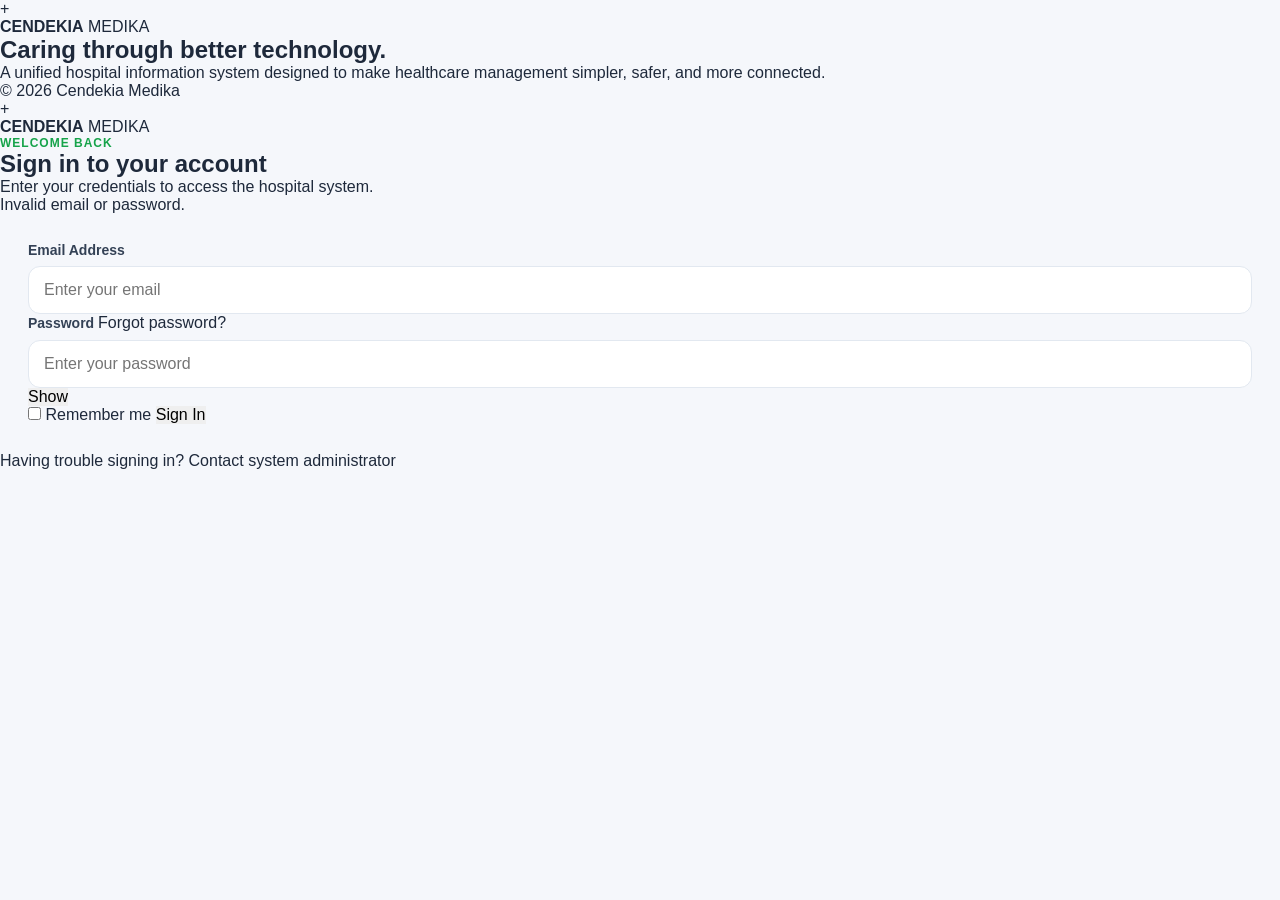
<file: index.html>
<!DOCTYPE html>
<html lang="en">

<head>
    <meta charset="UTF-8">

    <meta
        name="viewport"
        content="width=device-width, initial-scale=1.0"
    >

    <title>Login | Cendekia Medika</title>

    <link
        rel="stylesheet"
        href="../../style/admin/style.css"
    >
</head>

<body>

    <main class="login-page">

        <!-- LEFT BRANDING -->
        <section class="login-brand">

            <div class="brand-content">

                <div class="brand-logo">
                    +
                </div>

                <div class="brand-name">
                    <strong>CENDEKIA</strong>
                    <span>MEDIKA</span>
                </div>

                <div class="brand-divider"></div>

                <h1>
                    Caring through
                    <span>better technology.</span>
                </h1>

                <p>
                    A unified hospital information system
                    designed to make healthcare management
                    simpler, safer, and more connected.
                </p>

            </div>

            <div class="brand-footer">
                © 2026 Cendekia Medika
            </div>

        </section>


        <!-- RIGHT LOGIN -->
        <section class="login-section">

            <div class="login-container">

                <div class="mobile-brand">

                    <div class="mobile-logo">
                        +
                    </div>

                    <div>
                        <strong>CENDEKIA</strong>
                        <span>MEDIKA</span>
                    </div>

                </div>


                <div class="login-header">

                    <p class="eyebrow">
                        WELCOME BACK
                    </p>

                    <h2>
                        Sign in to your account
                    </h2>

                    <p>
                        Enter your credentials to access
                        the hospital system.
                    </p>

                </div>


                <!-- ERROR MESSAGE -->
                <div
                    class="login-error"
                    id="loginError"
                    role="alert"
                >
                    Invalid email or password.
                </div>


                <!-- LOGIN FORM -->
                <form id="loginForm">

                    <div class="form-group">

                        <label for="email">
                            Email Address
                        </label>

                        <input
                            type="email"
                            id="email"
                            name="email"
                            placeholder="Enter your email"
                            autocomplete="email"
                            required
                        >

                    </div>


                    <div class="form-group">

                        <div class="label-row">

                            <label for="password">
                                Password
                            </label>

                            <a
                                href="#"
                                class="forgot-password"
                            >
                                Forgot password?
                            </a>

                        </div>


                        <div class="password-wrapper">

                            <input
                                type="password"
                                id="password"
                                name="password"
                                placeholder="Enter your password"
                                autocomplete="current-password"
                                required
                            >

                            <button
                                type="button"
                                class="password-toggle"
                                id="passwordToggle"
                                aria-label="Show password"
                            >
                                Show
                            </button>

                        </div>

                    </div>


                    <label class="remember-me">

                        <input
                            type="checkbox"
                            id="rememberMe"
                        >

                        <span class="checkmark"></span>

                        <span>
                            Remember me
                        </span>

                    </label>


                    <button
                        type="submit"
                        class="login-button"
                        id="loginButton"
                    >
                        <span id="loginButtonText">
                            Sign In
                        </span>

                        <span
                            class="button-loader"
                            id="buttonLoader"
                        ></span>

                    </button>

                </form>


                <p class="login-help">
                    Having trouble signing in?
                    <a href="#">
                        Contact system administrator
                    </a>
                </p>

            </div>

        </section>

    </main>


    <script src="data/login.js"></script>

</body>

</html>
</file>
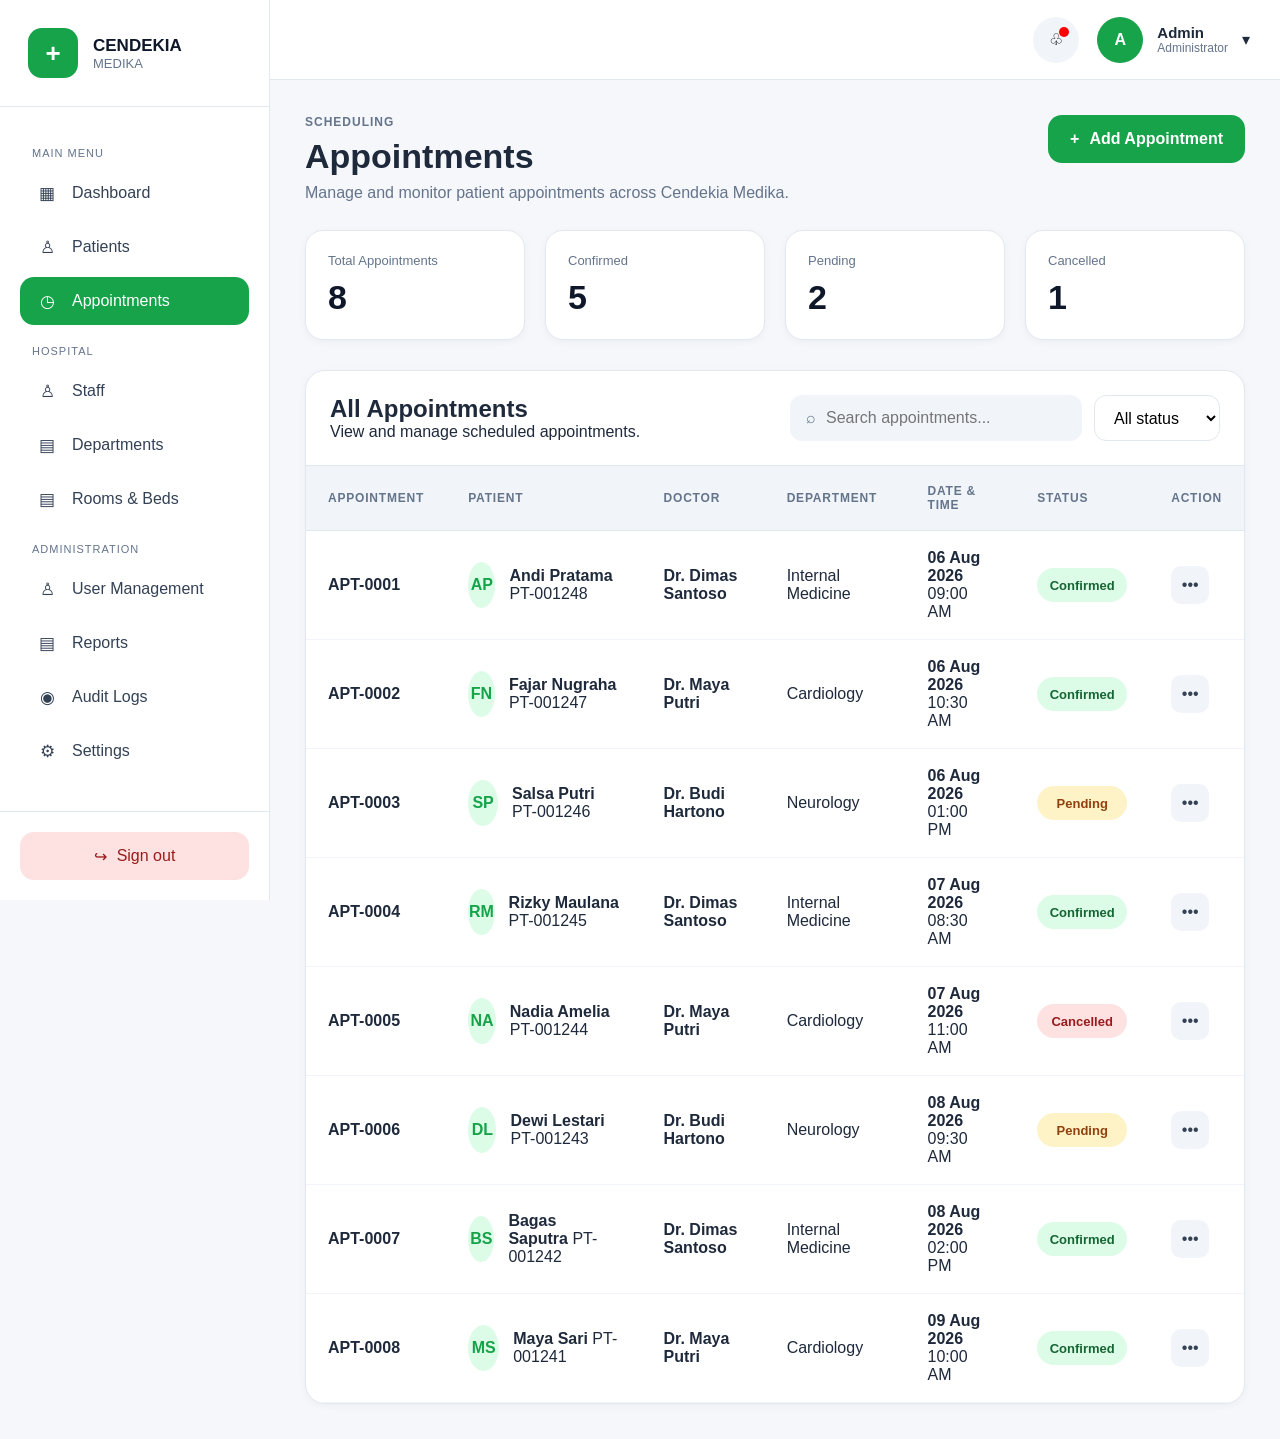
<file: pages/admin/appointments.html>
<!DOCTYPE html>
<html lang="en">

<head>

    <meta charset="UTF-8">

    <meta
        name="viewport"
        content="width=device-width, initial-scale=1.0"
    >

    <title>Appointments | Cendekia Medika</title>

    <link
        rel="stylesheet"
        href="../../style/admin/style.css"
    >

</head>


<body>

<div class="app-layout">


    <!-- SIDEBAR -->

    <aside class="sidebar">

        <div class="sidebar-brand">

            <div class="sidebar-logo">
                +
            </div>

            <div class="brand-text">

                <strong>
                    CENDEKIA
                </strong>

                <span>
                    MEDIKA
                </span>

            </div>

        </div>


        <nav class="sidebar-nav">

            <p class="nav-label">
                MAIN MENU
            </p>


            <a
                href="dashboard.html"
                class="nav-item"
            >
                <span class="nav-icon">▦</span>
                <span>Dashboard</span>
            </a>


            <a
                href="patients.html"
                class="nav-item"
            >
                <span class="nav-icon">♙</span>
                <span>Patients</span>
            </a>


            <a
                href="appointments.html"
                class="nav-item active"
            >
                <span class="nav-icon">◷</span>
                <span>Appointments</span>
            </a>


            <p class="nav-label">
                HOSPITAL
            </p>


            <a
                href="staff.html"
                class="nav-item"
            >
                <span class="nav-icon">♙</span>
                <span>Staff</span>
            </a>


            <a
                href="departments.html"
                class="nav-item"
            >
                <span class="nav-icon">▤</span>
                <span>Departments</span>
            </a>


            <a
                href="rooms.html"
                class="nav-item"
            >
                <span class="nav-icon">▤</span>
                <span>Rooms & Beds</span>
            </a>


            <p class="nav-label">
                ADMINISTRATION
            </p>


            <a
                href="users.html"
                class="nav-item"
            >
                <span class="nav-icon">♙</span>
                <span>User Management</span>
            </a>


            <a
                href="reports.html"
                class="nav-item"
            >
                <span class="nav-icon">▤</span>
                <span>Reports</span>
            </a>


            <a
                href="audit-logs.html"
                class="nav-item"
            >
                <span class="nav-icon">◉</span>
                <span>Audit Logs</span>
            </a>


            <a
                href="settings.html"
                class="nav-item"
            >
                <span class="nav-icon">⚙</span>
                <span>Settings</span>
            </a>

        </nav>


        <div class="sidebar-bottom">

            <button
                class="logout-button"
                type="button"
                onclick="logout()"
            >

                <span>↪</span>

                <span>Sign out</span>

            </button>

        </div>

    </aside>



    <!-- MAIN -->

    <main class="main-content">


        <!-- TOPBAR -->

        <header class="topbar">

            <div class="mobile-menu">
                ☰
            </div>


            <div class="topbar-right">

                <button
                    class="notification-button"
                    type="button"
                >
                    ♧
                    <span class="notification-dot"></span>
                </button>


                <div class="profile">

                    <div class="profile-avatar">
                        A
                    </div>

                    <div class="profile-info">

                        <strong>
                            Admin
                        </strong>

                        <span>
                            Administrator
                        </span>

                    </div>

                    <span class="profile-arrow">
                        ▾
                    </span>

                </div>

            </div>

        </header>



        <!-- PAGE -->

        <section class="page-content">


            <!-- HEADER -->

            <div class="page-heading">

                <div>

                    <p class="eyebrow">
                        SCHEDULING
                    </p>

                    <h1>
                        Appointments
                    </h1>

                    <p>
                        Manage and monitor patient appointments
                        across Cendekia Medika.
                    </p>

                </div>


                <button
                    class="primary-button"
                    type="button"
                    id="addAppointmentButton"
                >
                    <span>+</span>
                    Add Appointment
                </button>

            </div>



            <!-- STATISTICS -->

            <div class="stats-grid">


                <div class="mini-stat">

                    <span>
                        Total Appointments
                    </span>

                    <strong id="totalAppointments">
                        0
                    </strong>

                </div>


                <div class="mini-stat">

                    <span>
                        Confirmed
                    </span>

                    <strong id="confirmedAppointments">
                        0
                    </strong>

                </div>


                <div class="mini-stat">

                    <span>
                        Pending
                    </span>

                    <strong id="pendingAppointments">
                        0
                    </strong>

                </div>


                <div class="mini-stat">

                    <span>
                        Cancelled
                    </span>

                    <strong id="cancelledAppointments">
                        0
                    </strong>

                </div>

            </div>



            <!-- APPOINTMENT CARD -->

            <section class="appointments-card">


                <!-- TOOLBAR -->

                <div class="appointments-toolbar">

                    <div>

                        <h2>
                            All Appointments
                        </h2>

                        <p>
                            View and manage scheduled appointments.
                        </p>

                    </div>


                    <div class="toolbar-actions">


                        <div class="search-box">

                            <span>
                                ⌕
                            </span>

                            <input
                                type="text"
                                id="searchInput"
                                placeholder="Search appointments..."
                            >

                        </div>


                        <select id="statusFilter">

                            <option value="all">
                                All status
                            </option>

                            <option value="confirmed">
                                Confirmed
                            </option>

                            <option value="pending">
                                Pending
                            </option>

                            <option value="cancelled">
                                Cancelled
                            </option>

                        </select>


                    </div>

                </div>



                <!-- TABLE -->

                <div class="table-container">

                    <table>

                        <thead>

                            <tr>

                                <th>
                                    APPOINTMENT
                                </th>

                                <th>
                                    PATIENT
                                </th>

                                <th>
                                    DOCTOR
                                </th>

                                <th>
                                    DEPARTMENT
                                </th>

                                <th>
                                    DATE & TIME
                                </th>

                                <th>
                                    STATUS
                                </th>

                                <th>
                                    ACTION
                                </th>

                            </tr>

                        </thead>


                        <tbody
                            id="appointmentTableBody"
                        ></tbody>

                    </table>

                </div>



                <!-- EMPTY -->

                <div
                    class="empty-state"
                    id="emptyState"
                >

                    <div class="empty-icon">
                        ◷
                    </div>

                    <h3>
                        No appointments found
                    </h3>

                    <p>
                        Try changing your search or filter.
                    </p>

                </div>

            </section>

        </section>

    </main>

</div>



<!-- ADD / EDIT MODAL -->

<div
    class="modal-overlay"
    id="appointmentModal"
>

    <div class="modal">


        <div class="modal-header">

            <div>

                <p class="eyebrow">
                    SCHEDULING
                </p>

                <h2 id="modalTitle">
                    Add Appointment
                </h2>

                <p id="modalDescription">
                    Schedule a new patient appointment.
                </p>

            </div>


            <button
                type="button"
                class="modal-close"
                id="closeModal"
            >
                ×
            </button>

        </div>



        <form id="appointmentForm">

            <div class="form-grid">


                <div class="form-group full">

                    <label for="appointmentPatient">
                        Patient
                    </label>

                    <input
                        type="text"
                        id="appointmentPatient"
                        placeholder="Enter patient name"
                        required
                    >

                </div>


                <div class="form-group">

                    <label for="appointmentPatientId">
                        Patient ID
                    </label>

                    <input
                        type="text"
                        id="appointmentPatientId"
                        placeholder="PT-001xxx"
                        required
                    >

                </div>


                <div class="form-group">

                    <label for="appointmentDoctor">
                        Doctor
                    </label>

                    <select
                        id="appointmentDoctor"
                        required
                    >

                        <option value="">
                            Select doctor
                        </option>

                        <option>
                            Dr. Dimas Santoso
                        </option>

                        <option>
                            Dr. Maya Putri
                        </option>

                        <option>
                            Dr. Budi Hartono
                        </option>

                    </select>

                </div>


                <div class="form-group">

                    <label for="appointmentDepartment">
                        Department
                    </label>

                    <select
                        id="appointmentDepartment"
                        required
                    >

                        <option value="">
                            Select department
                        </option>

                        <option>
                            Internal Medicine
                        </option>

                        <option>
                            Cardiology
                        </option>

                        <option>
                            Neurology
                        </option>

                    </select>

                </div>


                <div class="form-group">

                    <label for="appointmentDate">
                        Date
                    </label>

                    <input
                        type="date"
                        id="appointmentDate"
                        required
                    >

                </div>


                <div class="form-group">

                    <label for="appointmentTime">
                        Time
                    </label>

                    <input
                        type="time"
                        id="appointmentTime"
                        required
                    >

                </div>


                <div class="form-group">

                    <label for="appointmentStatus">
                        Status
                    </label>

                    <select
                        id="appointmentStatus"
                        required
                    >

                        <option value="confirmed">
                            Confirmed
                        </option>

                        <option value="pending">
                            Pending
                        </option>

                        <option value="cancelled">
                            Cancelled
                        </option>

                    </select>

                </div>

            </div>



            <div class="modal-actions">

                <button
                    type="button"
                    class="cancel-button"
                    id="cancelModal"
                >
                    Cancel
                </button>


                <button
                    type="submit"
                    class="primary-button"
                    id="submitAppointment"
                >
                    Create Appointment
                </button>

            </div>

        </form>

    </div>

</div>



<!-- DATA -->

<script src="../../data/appointments.js"></script>


<script>

console.log(
    "Appointments data loaded:",
    appointments
);

console.log(
    "Total appointments:",
    appointments.length
);


/* ELEMENTS */

const appointmentTableBody =
    document.getElementById(
        "appointmentTableBody"
    );

const searchInput =
    document.getElementById(
        "searchInput"
    );

const statusFilter =
    document.getElementById(
        "statusFilter"
    );

const emptyState =
    document.getElementById(
        "emptyState"
    );

const appointmentModal =
    document.getElementById(
        "appointmentModal"
    );

const appointmentForm =
    document.getElementById(
        "appointmentForm"
    );



/* INITIALS */

function getInitials(name) {

    return name
        .trim()
        .split(/\s+/)
        .map(
            word =>
                word.charAt(0).toUpperCase()
        )
        .join("")
        .substring(0, 2);

}



/* CAPITALIZE */

function capitalize(value) {

    return value
        .charAt(0)
        .toUpperCase()
        + value.slice(1);

}



/* STATISTICS */

function updateStatistics() {

    document.getElementById(
        "totalAppointments"
    ).textContent =
        appointments.length;


    document.getElementById(
        "confirmedAppointments"
    ).textContent =
        appointments.filter(
            item =>
                item.status === "confirmed"
        ).length;


    document.getElementById(
        "pendingAppointments"
    ).textContent =
        appointments.filter(
            item =>
                item.status === "pending"
        ).length;


    document.getElementById(
        "cancelledAppointments"
    ).textContent =
        appointments.filter(
            item =>
                item.status === "cancelled"
        ).length;

}



/* DISPLAY */

function displayAppointments() {

    const search =
        searchInput.value
            .toLowerCase()
            .trim();

    const selectedStatus =
        statusFilter.value;


    let filtered =
        appointments.filter(
            appointment => {

                const searchableText = (

                    appointment.id
                    + " "
                    + appointment.patient
                    + " "
                    + appointment.patientId
                    + " "
                    + appointment.doctor
                    + " "
                    + appointment.department

                ).toLowerCase();


                const matchesSearch =
                    searchableText.includes(
                        search
                    );


                const matchesStatus =
                    selectedStatus === "all"
                    ||
                    appointment.status ===
                    selectedStatus;


                return (
                    matchesSearch
                    &&
                    matchesStatus
                );

            }
        );


    appointmentTableBody.innerHTML =
        "";


    if (filtered.length === 0) {

        emptyState.style.display =
            "block";

        return;

    }


    emptyState.style.display =
        "none";


    filtered.forEach(
        appointment => {

            const row =
                document.createElement("tr");


            row.innerHTML = `

                <td>
                    <strong>
                        ${appointment.id}
                    </strong>
                </td>


                <td>

                    <div class="patient-cell">

                        <div class="patient-avatar">
                            ${getInitials(
                                appointment.patient
                            )}
                        </div>

                        <div>

                            <strong>
                                ${appointment.patient}
                            </strong>

                            <span>
                                ${appointment.patientId}
                            </span>

                        </div>

                    </div>

                </td>


                <td>
                    <strong>
                        ${appointment.doctor}
                    </strong>
                </td>


                <td>
                    ${appointment.department}
                </td>


                <td>

                    <div class="appointment-time">

                        <strong>
                            ${appointment.date}
                        </strong>

                        <span>
                            ${appointment.time}
                        </span>

                    </div>

                </td>


                <td>

                    <span
                        class="status ${appointment.status}"
                    >
                        ${capitalize(
                            appointment.status
                        )}
                    </span>

                </td>


                <td>

                    <button
                        class="action-button"
                        type="button"
                        onclick="openActionMenu(event, '${appointment.id}')"
                    >
                        •••
                    </button>

                </td>

            `;


            appointmentTableBody.appendChild(
                row
            );

        }
    );

}



/* ACTION MENU */

function openActionMenu(
    event,
    appointmentId
) {

    event.stopPropagation();

    closeActionMenus();


    const row =
        event.currentTarget.closest("tr");


    const menu =
        document.createElement("div");


    menu.className =
        "action-menu";


    menu.innerHTML = `

        <button
            type="button"
            onclick="viewAppointment('${appointmentId}')"
        >
            View Details
        </button>

        <button
            type="button"
            onclick="editAppointment('${appointmentId}')"
        >
            Edit Appointment
        </button>

        <button
            type="button"
            class="danger"
            onclick="cancelAppointment('${appointmentId}')"
        >
            Cancel Appointment
        </button>

    `;


    row.style.position =
        "relative";

    row.appendChild(menu);

}



/* CLOSE MENUS */

function closeActionMenus() {

    document
        .querySelectorAll(".action-menu")
        .forEach(
            menu =>
                menu.remove()
        );

}


document.addEventListener(
    "click",
    closeActionMenus
);



/* VIEW */

function viewAppointment(
    appointmentId
) {

    const appointment =
        appointments.find(
            item =>
                item.id === appointmentId
        );


    if (!appointment) return;


    closeActionMenus();


    alert(

        "APPOINTMENT DETAILS\n\n"

        + "Appointment ID: "
        + appointment.id

        + "\n\nPatient: "
        + appointment.patient

        + "\n\nPatient ID: "
        + appointment.patientId

        + "\n\nDoctor: "
        + appointment.doctor

        + "\n\nDepartment: "
        + appointment.department

        + "\n\nDate: "
        + appointment.date

        + "\n\nTime: "
        + appointment.time

        + "\n\nStatus: "
        + capitalize(
            appointment.status
        )

    );

}



/* ADD */

document
    .getElementById(
        "addAppointmentButton"
    )
    .addEventListener(
        "click",
        function() {

            appointmentForm.dataset.editing =
                "false";

            appointmentForm.dataset.id =
                "";

            appointmentForm.reset();


            document.getElementById(
                "modalTitle"
            ).textContent =
                "Add Appointment";


            document.getElementById(
                "modalDescription"
            ).textContent =
                "Schedule a new patient appointment.";


            document.getElementById(
                "submitAppointment"
            ).textContent =
                "Create Appointment";


            appointmentModal.classList.add(
                "show"
            );

        }
    );



/* EDIT */

function editAppointment(
    appointmentId
) {

    const appointment =
        appointments.find(
            item =>
                item.id === appointmentId
        );


    if (!appointment) return;


    closeActionMenus();


    document.getElementById(
        "appointmentPatient"
    ).value =
        appointment.patient;


    document.getElementById(
        "appointmentPatientId"
    ).value =
        appointment.patientId;


    document.getElementById(
        "appointmentDoctor"
    ).value =
        appointment.doctor;


    document.getElementById(
        "appointmentDepartment"
    ).value =
        appointment.department;


    document.getElementById(
        "appointmentStatus"
    ).value =
        appointment.status;


    appointmentForm.dataset.editing =
        "true";

    appointmentForm.dataset.id =
        appointmentId;


    document.getElementById(
        "modalTitle"
    ).textContent =
        "Edit Appointment";


    document.getElementById(
        "modalDescription"
    ).textContent =
        "Update this appointment.";


    document.getElementById(
        "submitAppointment"
    ).textContent =
        "Save Changes";


    appointmentModal.classList.add(
        "show"
    );

}



/* CANCEL */

function cancelAppointment(
    appointmentId
) {

    const appointment =
        appointments.find(
            item =>
                item.id === appointmentId
        );


    if (!appointment) return;


    closeActionMenus();


    const confirmed =
        confirm(
            "Cancel the appointment for "
            + appointment.patient
            + "?"
        );


    if (!confirmed) return;


    appointment.status =
        "cancelled";


    updateStatistics();

    displayAppointments();


    alert(
        "Appointment cancelled successfully."
    );

}



/* SUBMIT */

appointmentForm.addEventListener(
    "submit",
    function(event) {

        event.preventDefault();


        const patient =
            document.getElementById(
                "appointmentPatient"
            ).value.trim();


        const patientId =
            document.getElementById(
                "appointmentPatientId"
            ).value.trim();


        const doctor =
            document.getElementById(
                "appointmentDoctor"
            ).value;


        const department =
            document.getElementById(
                "appointmentDepartment"
            ).value;


        const date =
            document.getElementById(
                "appointmentDate"
            ).value;


        const time =
            document.getElementById(
                "appointmentTime"
            ).value;


        const status =
            document.getElementById(
                "appointmentStatus"
            ).value;


        const editing =
            appointmentForm.dataset.editing ===
            "true";


        /* EDIT */

        if (editing) {

            const appointmentId =
                appointmentForm.dataset.id;


            const appointment =
                appointments.find(
                    item =>
                        item.id ===
                        appointmentId
                );


            if (!appointment) return;


            appointment.patient =
                patient;

            appointment.patientId =
                patientId;

            appointment.doctor =
                doctor;

            appointment.department =
                department;

            appointment.date =
                formatDate(date);

            appointment.time =
                formatTime(time);

            appointment.status =
                status;


            updateStatistics();

            displayAppointments();

            closeModal();


            alert(
                "Appointment updated successfully!"
            );

            return;

        }



        /* CREATE */

        const newId =
            "APT-"
            + String(
                appointments.length + 1
            ).padStart(
                4,
                "0"
            );


        const newAppointment = {

            id:
                newId,

            patient:
                patient,

            patientId:
                patientId,

            doctor:
                doctor,

            department:
                department,

            date:
                formatDate(date),

            time:
                formatTime(time),

            status:
                status

        };


        appointments.unshift(
            newAppointment
        );


        updateStatistics();

        displayAppointments();

        closeModal();


        alert(
            "Appointment created successfully!"
        );

    }
);



/* DATE */

function formatDate(date) {

    if (!date) return "";

    const parts =
        date.split("-");


    const months = [

        "Jan",
        "Feb",
        "Mar",
        "Apr",
        "May",
        "Jun",
        "Jul",
        "Aug",
        "Sep",
        "Oct",
        "Nov",
        "Dec"

    ];


    return (

        parts[2]
        + " "
        + months[
            Number(parts[1]) - 1
        ]
        + " "
        + parts[0]

    );

}



/* TIME */

function formatTime(time) {

    if (!time) return "";


    const parts =
        time.split(":");


    let hour =
        Number(parts[0]);


    const minutes =
        parts[1];


    const suffix =
        hour >= 12
            ? "PM"
            : "AM";


    hour =
        hour % 12 || 12;


    return (
        hour
        + ":"
        + minutes
        + " "
        + suffix
    );

}



/* CLOSE MODAL */

function closeModal() {

    appointmentModal.classList.remove(
        "show"
    );

    appointmentForm.reset();

}


document
    .getElementById(
        "closeModal"
    )
    .addEventListener(
        "click",
        closeModal
    );


document
    .getElementById(
        "cancelModal"
    )
    .addEventListener(
        "click",
        closeModal
    );


appointmentModal.addEventListener(
    "click",
    function(event) {

        if (
            event.target ===
            appointmentModal
        ) {

            closeModal();

        }

    }
);



/* SEARCH */

searchInput.addEventListener(
    "input",
    displayAppointments
);



/* FILTER */

statusFilter.addEventListener(
    "change",
    displayAppointments
);



/* LOGOUT */

function logout() {

    window.location.href =
        "../../index.html";

}



/* INITIALIZE */

updateStatistics();

displayAppointments();

</script>

</body>

</html>
</file>
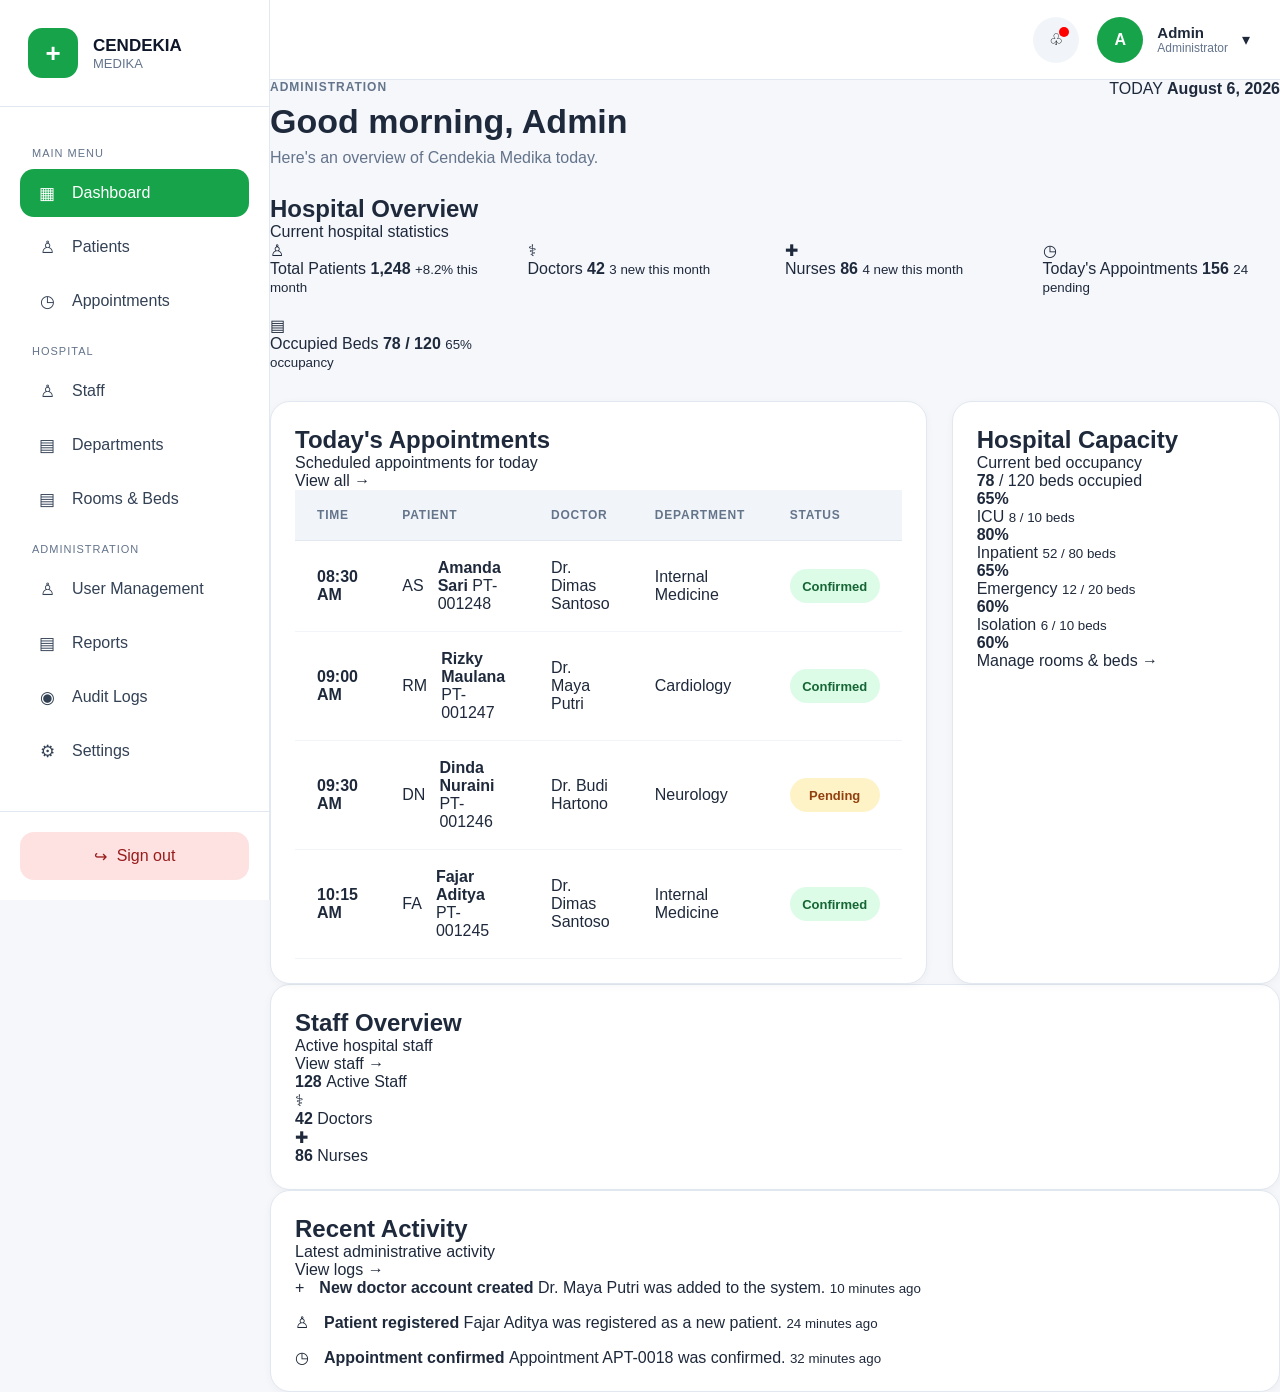
<file: pages/admin/dashboard.html>
<!DOCTYPE html>
<html lang="en">

<head>

    <meta charset="UTF-8">

    <meta
        name="viewport"
        content="width=device-width, initial-scale=1.0"
    >

    <title>Admin Dashboard | Cendekia Medika</title>

    <link
        rel="stylesheet"
        href="../../style/admin/style.css"
    >

</head>


<body>

<div class="app-layout">


    <!-- =====================================
         SIDEBAR
    ====================================== -->

    <aside class="sidebar">


        <!-- BRAND -->

        <div class="sidebar-brand">

            <div class="sidebar-logo">
                +
            </div>

            <div class="brand-text">

                <strong>
                    CENDEKIA
                </strong>

                <span>
                    MEDIKA
                </span>

            </div>

        </div>



        <!-- NAVIGATION -->

        <nav class="sidebar-nav">


            <!-- MAIN MENU -->

            <p class="nav-label">
                MAIN MENU
            </p>


            <a
                href="dashboard.html"
                class="nav-item active"
            >

                <span class="nav-icon">
                    ▦
                </span>

                <span>
                    Dashboard
                </span>

            </a>


            <a
                href="patients.html"
                class="nav-item"
            >

                <span class="nav-icon">
                    ♙
                </span>

                <span>
                    Patients
                </span>

            </a>


            <a
                href="appointments.html"
                class="nav-item"
            >

                <span class="nav-icon">
                    ◷
                </span>

                <span>
                    Appointments
                </span>

            </a>



            <!-- HOSPITAL -->

            <p class="nav-label secondary">
                HOSPITAL
            </p>


            <a
                href="staff.html"
                class="nav-item"
            >

                <span class="nav-icon">
                    ♙
                </span>

                <span>
                    Staff
                </span>

            </a>


            <a
                href="departments.html"
                class="nav-item"
            >

                <span class="nav-icon">
                    ▤
                </span>

                <span>
                    Departments
                </span>

            </a>


            <a
                href="rooms.html"
                class="nav-item"
            >

                <span class="nav-icon">
                    ▤
                </span>

                <span>
                    Rooms & Beds
                </span>

            </a>



            <!-- ADMINISTRATION -->

            <p class="nav-label secondary">
                ADMINISTRATION
            </p>


            <a
                href="users.html"
                class="nav-item"
            >

                <span class="nav-icon">
                    ♙
                </span>

                <span>
                    User Management
                </span>

            </a>


            <a
                href="reports.html"
                class="nav-item"
            >

                <span class="nav-icon">
                    ▤
                </span>

                <span>
                    Reports
                </span>

            </a>


            <a
                href="audit-logs.html"
                class="nav-item"
            >

                <span class="nav-icon">
                    ◉
                </span>

                <span>
                    Audit Logs
                </span>

            </a>


            <a
                href="settings.html"
                class="nav-item"
            >

                <span class="nav-icon">
                    ⚙
                </span>

                <span>
                    Settings
                </span>

            </a>

        </nav>



        <!-- SIGN OUT -->

        <div class="sidebar-bottom">

            <button
                class="logout-button"
                type="button"
                onclick="logout()"
            >

                <span>
                    ↪
                </span>

                <span>
                    Sign out
                </span>

            </button>

        </div>

    </aside>



    <!-- =====================================
         MAIN CONTENT
    ====================================== -->

    <main class="main-content">


        <!-- TOPBAR -->

        <header class="topbar">


            <div class="mobile-menu">
                ☰
            </div>


            <div class="topbar-right">


                <!-- NOTIFICATION -->

                <button
                    class="notification-button"
                    type="button"
                >

                    ♧

                    <span class="notification-dot"></span>

                </button>



                <!-- PROFILE -->

                <div class="profile">

                    <div class="profile-avatar">
                        A
                    </div>


                    <div class="profile-info">

                        <strong>
                            Admin
                        </strong>

                        <span>
                            Administrator
                        </span>

                    </div>


                    <span class="profile-arrow">
                        ▾
                    </span>

                </div>

            </div>

        </header>



        <!-- =====================================
             DASHBOARD
        ====================================== -->

        <section class="dashboard-content">


            <!-- PAGE HEADER -->

            <div class="page-heading">

                <div>

                    <p class="eyebrow">
                        ADMINISTRATION
                    </p>

                    <h1>
                        Good morning, Admin
                    </h1>

                    <p>
                        Here's an overview of
                        Cendekia Medika today.
                    </p>

                </div>


                <div class="today-info">

                    <span class="today-label">
                        TODAY
                    </span>

                    <strong>
                        August 6, 2026
                    </strong>

                </div>

            </div>



            <!-- =====================================
                 HOSPITAL OVERVIEW
            ====================================== -->

            <section class="overview-section">


                <div class="section-title">

                    <div>

                        <h2>
                            Hospital Overview
                        </h2>

                        <p>
                            Current hospital statistics
                        </p>

                    </div>

                </div>



                <div class="stats-grid">


                    <!-- PATIENTS -->

                    <div class="stat-card">

                        <div class="stat-icon patient">
                            ♙
                        </div>

                        <div class="stat-info">

                            <span>
                                Total Patients
                            </span>

                            <strong>
                                1,248
                            </strong>

                            <small>
                                +8.2% this month
                            </small>

                        </div>

                    </div>



                    <!-- DOCTORS -->

                    <div class="stat-card">

                        <div class="stat-icon doctor">
                            ⚕
                        </div>

                        <div class="stat-info">

                            <span>
                                Doctors
                            </span>

                            <strong>
                                42
                            </strong>

                            <small>
                                3 new this month
                            </small>

                        </div>

                    </div>



                    <!-- NURSES -->

                    <div class="stat-card">

                        <div class="stat-icon nurse">
                            ✚
                        </div>

                        <div class="stat-info">

                            <span>
                                Nurses
                            </span>

                            <strong>
                                86
                            </strong>

                            <small>
                                4 new this month
                            </small>

                        </div>

                    </div>



                    <!-- APPOINTMENTS -->

                    <div class="stat-card">

                        <div class="stat-icon appointment">
                            ◷
                        </div>

                        <div class="stat-info">

                            <span>
                                Today's Appointments
                            </span>

                            <strong>
                                156
                            </strong>

                            <small>
                                24 pending
                            </small>

                        </div>

                    </div>



                    <!-- BEDS -->

                    <div class="stat-card">

                        <div class="stat-icon beds">
                            ▤
                        </div>

                        <div class="stat-info">

                            <span>
                                Occupied Beds
                            </span>

                            <strong>
                                78 / 120
                            </strong>

                            <small>
                                65% occupancy
                            </small>

                        </div>

                    </div>

                </div>

            </section>



            <!-- =====================================
                 MAIN DASHBOARD GRID
            ====================================== -->

            <div class="dashboard-grid">


                <!-- =================================
                     TODAY'S APPOINTMENTS
                ================================== -->

                <section class="dashboard-card appointments-card">


                    <div class="card-header">

                        <div>

                            <h2>
                                Today's Appointments
                            </h2>

                            <p>
                                Scheduled appointments for today
                            </p>

                        </div>


                        <a
                            href="appointments.html"
                            class="view-link"
                        >
                            View all →
                        </a>

                    </div>



                    <div class="table-container">

                        <table>

                            <thead>

                                <tr>

                                    <th>
                                        TIME
                                    </th>

                                    <th>
                                        PATIENT
                                    </th>

                                    <th>
                                        DOCTOR
                                    </th>

                                    <th>
                                        DEPARTMENT
                                    </th>

                                    <th>
                                        STATUS
                                    </th>

                                </tr>

                            </thead>


                            <tbody>


                                <tr>

                                    <td>
                                        <strong>
                                            08:30 AM
                                        </strong>
                                    </td>

                                    <td>

                                        <div class="patient-cell">

                                            <div class="table-avatar">
                                                AS
                                            </div>

                                            <div>

                                                <strong>
                                                    Amanda Sari
                                                </strong>

                                                <span>
                                                    PT-001248
                                                </span>

                                            </div>

                                        </div>

                                    </td>

                                    <td>
                                        Dr. Dimas Santoso
                                    </td>

                                    <td>
                                        Internal Medicine
                                    </td>

                                    <td>

                                        <span class="status confirmed">
                                            Confirmed
                                        </span>

                                    </td>

                                </tr>



                                <tr>

                                    <td>
                                        <strong>
                                            09:00 AM
                                        </strong>
                                    </td>

                                    <td>

                                        <div class="patient-cell">

                                            <div class="table-avatar">
                                                RM
                                            </div>

                                            <div>

                                                <strong>
                                                    Rizky Maulana
                                                </strong>

                                                <span>
                                                    PT-001247
                                                </span>

                                            </div>

                                        </div>

                                    </td>

                                    <td>
                                        Dr. Maya Putri
                                    </td>

                                    <td>
                                        Cardiology
                                    </td>

                                    <td>

                                        <span class="status confirmed">
                                            Confirmed
                                        </span>

                                    </td>

                                </tr>



                                <tr>

                                    <td>
                                        <strong>
                                            09:30 AM
                                        </strong>
                                    </td>

                                    <td>

                                        <div class="patient-cell">

                                            <div class="table-avatar">
                                                DN
                                            </div>

                                            <div>

                                                <strong>
                                                    Dinda Nuraini
                                                </strong>

                                                <span>
                                                    PT-001246
                                                </span>

                                            </div>

                                        </div>

                                    </td>

                                    <td>
                                        Dr. Budi Hartono
                                    </td>

                                    <td>
                                        Neurology
                                    </td>

                                    <td>

                                        <span class="status pending">
                                            Pending
                                        </span>

                                    </td>

                                </tr>



                                <tr>

                                    <td>
                                        <strong>
                                            10:15 AM
                                        </strong>
                                    </td>

                                    <td>

                                        <div class="patient-cell">

                                            <div class="table-avatar">
                                                FA
                                            </div>

                                            <div>

                                                <strong>
                                                    Fajar Aditya
                                                </strong>

                                                <span>
                                                    PT-001245
                                                </span>

                                            </div>

                                        </div>

                                    </td>

                                    <td>
                                        Dr. Dimas Santoso
                                    </td>

                                    <td>
                                        Internal Medicine
                                    </td>

                                    <td>

                                        <span class="status confirmed">
                                            Confirmed
                                        </span>

                                    </td>

                                </tr>

                            </tbody>

                        </table>

                    </div>

                </section>



                <!-- =================================
                     HOSPITAL CAPACITY
                ================================== -->

                <section class="dashboard-card capacity-card">


                    <div class="card-header">

                        <div>

                            <h2>
                                Hospital Capacity
                            </h2>

                            <p>
                                Current bed occupancy
                            </p>

                        </div>

                    </div>



                    <!-- OVERALL -->

                    <div class="capacity-overview">

                        <div class="capacity-number">

                            <strong>
                                78
                            </strong>

                            <span>
                                / 120 beds occupied
                            </span>

                        </div>


                        <strong class="capacity-percent">
                            65%
                        </strong>

                    </div>


                    <div class="progress-bar">

                        <div
                            class="progress-fill"
                            style="width: 65%;"
                        ></div>

                    </div>



                    <!-- BED TYPES -->

                    <div class="capacity-list">


                        <div class="capacity-item">

                            <div>

                                <span>
                                    ICU
                                </span>

                                <small>
                                    8 / 10 beds
                                </small>

                            </div>

                            <strong>
                                80%
                            </strong>

                        </div>


                        <div class="capacity-item">

                            <div>

                                <span>
                                    Inpatient
                                </span>

                                <small>
                                    52 / 80 beds
                                </small>

                            </div>

                            <strong>
                                65%
                            </strong>

                        </div>


                        <div class="capacity-item">

                            <div>

                                <span>
                                    Emergency
                                </span>

                                <small>
                                    12 / 20 beds
                                </small>

                            </div>

                            <strong>
                                60%
                            </strong>

                        </div>


                        <div class="capacity-item">

                            <div>

                                <span>
                                    Isolation
                                </span>

                                <small>
                                    6 / 10 beds
                                </small>

                            </div>

                            <strong>
                                60%
                            </strong>

                        </div>

                    </div>


                    <a
                        href="rooms.html"
                        class="card-link"
                    >
                        Manage rooms & beds →
                    </a>

                </section>

            </div>



            <!-- =====================================
                 BOTTOM GRID
            ====================================== -->

            <div class="bottom-grid">


                <!-- STAFF OVERVIEW -->

                <section class="dashboard-card staff-card">


                    <div class="card-header">

                        <div>

                            <h2>
                                Staff Overview
                            </h2>

                            <p>
                                Active hospital staff
                            </p>

                        </div>


                        <a
                            href="staff.html"
                            class="view-link"
                        >
                            View staff →
                        </a>

                    </div>



                    <div class="staff-total">

                        <strong>
                            128
                        </strong>

                        <span>
                            Active Staff
                        </span>

                    </div>



                    <div class="staff-breakdown">


                        <div class="staff-item">

                            <div class="staff-icon doctor">
                                ⚕
                            </div>

                            <div>

                                <strong>
                                    42
                                </strong>

                                <span>
                                    Doctors
                                </span>

                            </div>

                        </div>



                        <div class="staff-item">

                            <div class="staff-icon nurse">
                                ✚
                            </div>

                            <div>

                                <strong>
                                    86
                                </strong>

                                <span>
                                    Nurses
                                </span>

                            </div>

                        </div>

                    </div>

                </section>



                <!-- RECENT ACTIVITY -->

                <section class="dashboard-card activity-card">


                    <div class="card-header">

                        <div>

                            <h2>
                                Recent Activity
                            </h2>

                            <p>
                                Latest administrative activity
                            </p>

                        </div>


                        <a
                            href="audit-logs.html"
                            class="view-link"
                        >
                            View logs →
                        </a>

                    </div>



                    <div class="activity-list">


                        <div class="activity-item">

                            <div class="activity-icon">
                                +
                            </div>

                            <div class="activity-content">

                                <strong>
                                    New doctor account created
                                </strong>

                                <span>
                                    Dr. Maya Putri was added to the system.
                                </span>

                                <small>
                                    10 minutes ago
                                </small>

                            </div>

                        </div>



                        <div class="activity-item">

                            <div class="activity-icon">
                                ♙
                            </div>

                            <div class="activity-content">

                                <strong>
                                    Patient registered
                                </strong>

                                <span>
                                    Fajar Aditya was registered as a new patient.
                                </span>

                                <small>
                                    24 minutes ago
                                </small>

                            </div>

                        </div>



                        <div class="activity-item">

                            <div class="activity-icon">
                                ◷
                            </div>

                            <div class="activity-content">

                                <strong>
                                    Appointment confirmed
                                </strong>

                                <span>
                                    Appointment APT-0018 was confirmed.
                                </span>

                                <small>
                                    32 minutes ago
                                </small>

                            </div>

                        </div>

                    </div>

                </section>

            </div>

        </section>

    </main>

</div>



<!-- =====================================
     JAVASCRIPT
====================================== -->

<script>

function logout() {

    window.location.href = "../index.html";

}

</script>


</body>

</html>
</file>
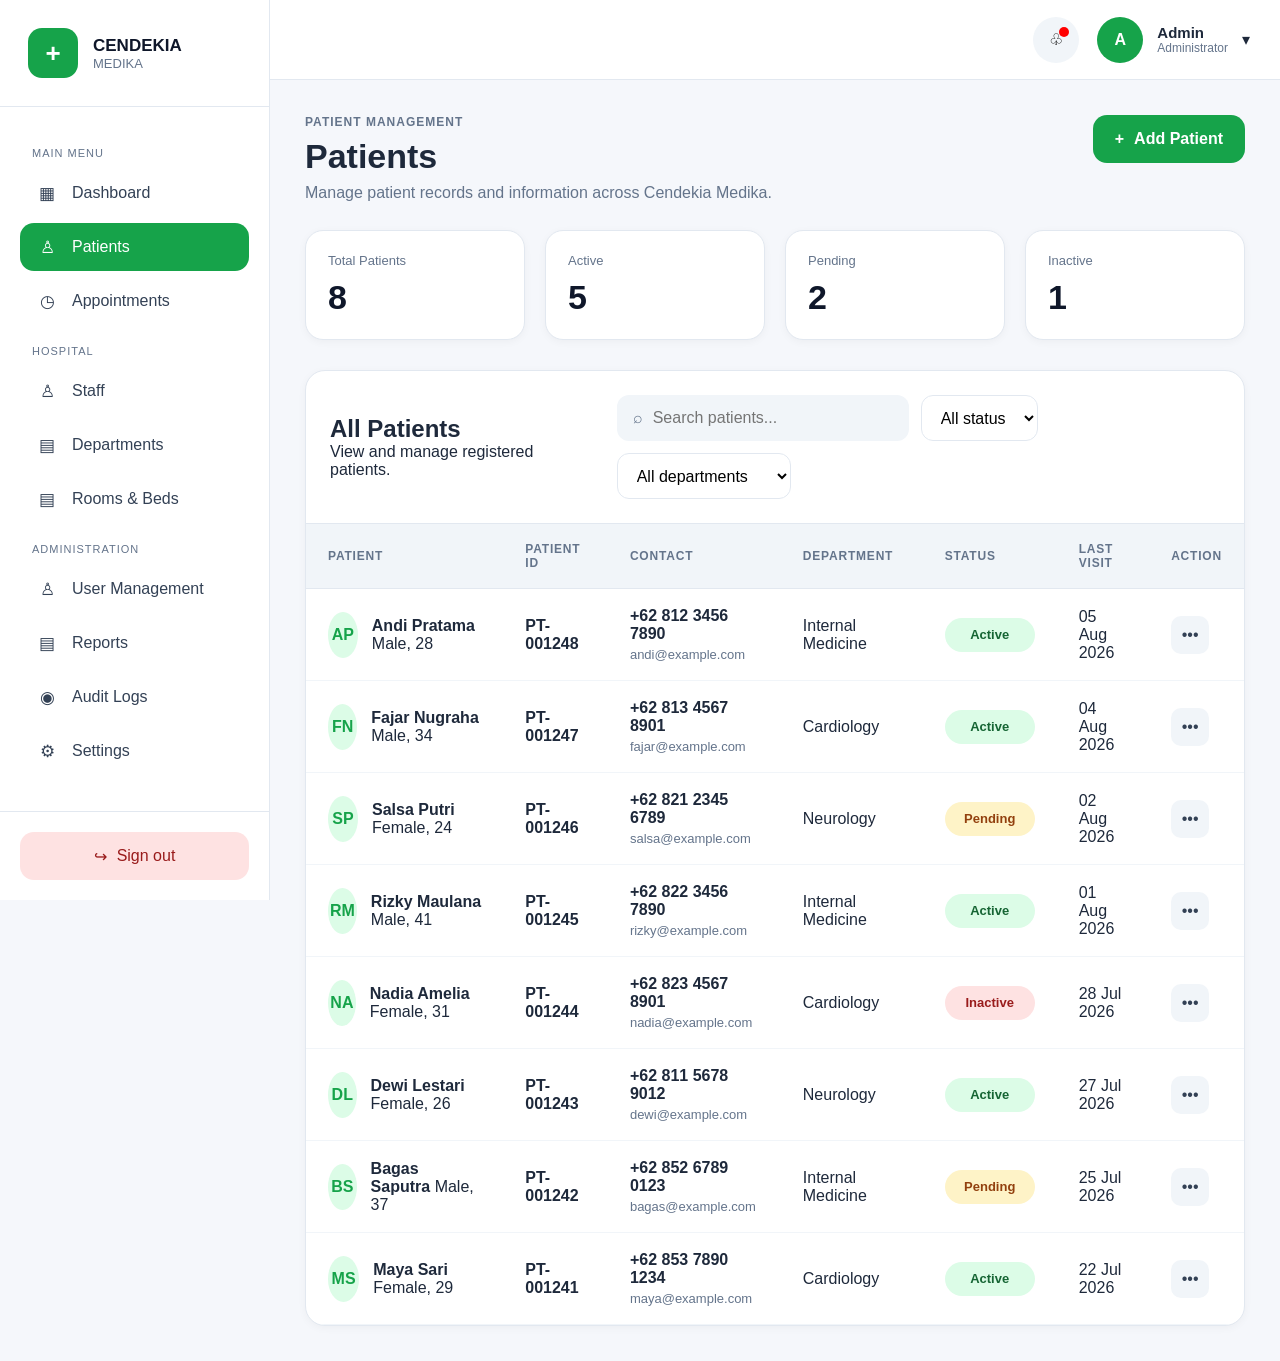
<file: pages/admin/patients.html>
<!DOCTYPE html>
<html lang="en">

<head>

    <meta charset="UTF-8">

    <meta
        name="viewport"
        content="width=device-width, initial-scale=1.0"
    >

    <title>Patients | Cendekia Medika</title>

    <link
        rel="stylesheet"
        href="../../style/admin/style.css"
    >

</head>


<body>

<div class="app-layout">


    <!-- =====================================
         SIDEBAR
    ====================================== -->

    <aside class="sidebar">


        <!-- BRAND -->

        <div class="sidebar-brand">

            <div class="sidebar-logo">
                +
            </div>

            <div class="brand-text">

                <strong>
                    CENDEKIA
                </strong>

                <span>
                    MEDIKA
                </span>

            </div>

        </div>



        <!-- NAVIGATION -->

        <nav class="sidebar-nav">


            <p class="nav-label">
                MAIN MENU
            </p>


            <a
                href="dashboard.html"
                class="nav-item"
            >

                <span class="nav-icon">
                    ▦
                </span>

                <span>
                    Dashboard
                </span>

            </a>


            <a
                href="patients.html"
                class="nav-item active"
            >

                <span class="nav-icon">
                    ♙
                </span>

                <span>
                    Patients
                </span>

            </a>


            <a
                href="appointments.html"
                class="nav-item"
            >

                <span class="nav-icon">
                    ◷
                </span>

                <span>
                    Appointments
                </span>

            </a>



            <p class="nav-label">
                HOSPITAL
            </p>


            <a
                href="staff.html"
                class="nav-item"
            >

                <span class="nav-icon">
                    ♙
                </span>

                <span>
                    Staff
                </span>

            </a>


            <a
                href="departments.html"
                class="nav-item"
            >

                <span class="nav-icon">
                    ▤
                </span>

                <span>
                    Departments
                </span>

            </a>


            <a
                href="rooms.html"
                class="nav-item"
            >

                <span class="nav-icon">
                    ▤
                </span>

                <span>
                    Rooms & Beds
                </span>

            </a>



            <p class="nav-label">
                ADMINISTRATION
            </p>


            <a
                href="users.html"
                class="nav-item"
            >

                <span class="nav-icon">
                    ♙
                </span>

                <span>
                    User Management
                </span>

            </a>


            <a
                href="reports.html"
                class="nav-item"
            >

                <span class="nav-icon">
                    ▤
                </span>

                <span>
                    Reports
                </span>

            </a>


            <a
                href="audit-logs.html"
                class="nav-item"
            >

                <span class="nav-icon">
                    ◉
                </span>

                <span>
                    Audit Logs
                </span>

            </a>


            <a
                href="settings.html"
                class="nav-item"
            >

                <span class="nav-icon">
                    ⚙
                </span>

                <span>
                    Settings
                </span>

            </a>


        </nav>



        <!-- SIDEBAR BOTTOM -->

        <div class="sidebar-bottom">

            <button
                class="logout-button"
                type="button"
                onclick="logout()"
            >

                <span>
                    ↪
                </span>

                <span>
                    Sign out
                </span>

            </button>

        </div>


    </aside>



    <!-- =====================================
         MAIN
    ====================================== -->

    <main class="main-content">


        <!-- TOPBAR -->

        <header class="topbar">


            <div class="mobile-menu">
                ☰
            </div>


            <div class="topbar-right">


                <button
                    class="notification-button"
                    type="button"
                >

                    ♧

                    <span class="notification-dot"></span>

                </button>



                <div class="profile">


                    <div class="profile-avatar">
                        A
                    </div>


                    <div class="profile-info">

                        <strong>
                            Admin
                        </strong>

                        <span>
                            Administrator
                        </span>

                    </div>


                    <span class="profile-arrow">
                        ▾
                    </span>


                </div>


            </div>


        </header>



        <!-- =====================================
             PAGE CONTENT
        ====================================== -->

        <section class="page-content">


            <!-- PAGE HEADER -->

            <div class="page-heading">


                <div>

                    <p class="eyebrow">
                        PATIENT MANAGEMENT
                    </p>

                    <h1>
                        Patients
                    </h1>

                    <p>
                        Manage patient records and information
                        across Cendekia Medika.
                    </p>

                </div>


                <button
                    class="primary-button"
                    type="button"
                    id="addPatientButton"
                >

                    <span>
                        +
                    </span>

                    Add Patient

                </button>


            </div>



            <!-- =====================================
                 STATISTICS
            ====================================== -->

            <div class="stats-grid">


                <div class="mini-stat">

                    <span>
                        Total Patients
                    </span>

                    <strong id="totalPatients">
                        0
                    </strong>

                </div>


                <div class="mini-stat">

                    <span>
                        Active
                    </span>

                    <strong id="activePatients">
                        0
                    </strong>

                </div>


                <div class="mini-stat">

                    <span>
                        Pending
                    </span>

                    <strong id="pendingPatients">
                        0
                    </strong>

                </div>


                <div class="mini-stat">

                    <span>
                        Inactive
                    </span>

                    <strong id="inactivePatients">
                        0
                    </strong>

                </div>


            </div>



            <!-- =====================================
                 PATIENT CARD
            ====================================== -->

            <section class="patients-card">


                <!-- TOOLBAR -->

                <div class="patients-toolbar">


                    <div>

                        <h2>
                            All Patients
                        </h2>

                        <p>
                            View and manage registered patients.
                        </p>

                    </div>


                    <div class="toolbar-actions">


                        <!-- SEARCH -->

                        <div class="search-box">

                            <span>
                                ⌕
                            </span>

                            <input
                                type="text"
                                id="searchInput"
                                placeholder="Search patients..."
                            >

                        </div>



                        <!-- STATUS -->

                        <select
                            id="statusFilter"
                        >

                            <option value="all">
                                All status
                            </option>

                            <option value="active">
                                Active
                            </option>

                            <option value="pending">
                                Pending
                            </option>

                            <option value="inactive">
                                Inactive
                            </option>

                        </select>



                        <!-- DEPARTMENT -->

                        <select
                            id="departmentFilter"
                        >

                            <option value="all">
                                All departments
                            </option>

                            <option value="Internal Medicine">
                                Internal Medicine
                            </option>

                            <option value="Cardiology">
                                Cardiology
                            </option>

                            <option value="Neurology">
                                Neurology
                            </option>

                        </select>


                    </div>


                </div>



                <!-- TABLE -->

                <div class="table-container">


                    <table>


                        <thead>

                            <tr>

                                <th>
                                    PATIENT
                                </th>

                                <th>
                                    PATIENT ID
                                </th>

                                <th>
                                    CONTACT
                                </th>

                                <th>
                                    DEPARTMENT
                                </th>

                                <th>
                                    STATUS
                                </th>

                                <th>
                                    LAST VISIT
                                </th>

                                <th>
                                    ACTION
                                </th>

                            </tr>

                        </thead>


                        <tbody
                            id="patientTableBody"
                        >
                        </tbody>


                    </table>


                </div>



                <!-- EMPTY STATE -->

                <div
                    class="empty-state"
                    id="emptyState"
                >

                    <div class="empty-icon">
                        ♙
                    </div>

                    <h3>
                        No patients found
                    </h3>

                    <p>
                        Try changing your search or filters.
                    </p>

                </div>


            </section>


        </section>


    </main>


</div>



<!-- =====================================
     PATIENT MODAL
====================================== -->

<div
    class="modal-overlay"
    id="patientModal"
>


    <div class="modal">


        <!-- MODAL HEADER -->

        <div class="modal-header">


            <div>

                <p class="eyebrow">
                    PATIENT MANAGEMENT
                </p>

                <h2 id="modalTitle">
                    Add New Patient
                </h2>

                <p id="modalDescription">
                    Create a new patient record.
                </p>

            </div>


            <button
                class="modal-close"
                type="button"
                id="closeModal"
            >
                ×
            </button>


        </div>



        <!-- FORM -->

        <form id="patientForm">


            <div class="form-grid">


                <!-- NAME -->

                <div class="form-group full">

                    <label for="patientName">
                        Full Name
                    </label>

                    <input
                        type="text"
                        id="patientName"
                        placeholder="Enter patient's full name"
                        required
                    >

                </div>



                <!-- GENDER -->

                <div class="form-group">

                    <label for="patientGender">
                        Gender
                    </label>

                    <select
                        id="patientGender"
                        required
                    >

                        <option value="">
                            Select gender
                        </option>

                        <option value="Female">
                            Female
                        </option>

                        <option value="Male">
                            Male
                        </option>

                    </select>

                </div>



                <!-- AGE -->

                <div class="form-group">

                    <label for="patientAge">
                        Age
                    </label>

                    <input
                        type="number"
                        id="patientAge"
                        min="0"
                        max="120"
                        placeholder="Age"
                        required
                    >

                </div>



                <!-- PHONE -->

                <div class="form-group">

                    <label for="patientPhone">
                        Phone Number
                    </label>

                    <input
                        type="tel"
                        id="patientPhone"
                        placeholder="+62 xxx xxxx xxxx"
                        required
                    >

                </div>



                <!-- EMAIL -->

                <div class="form-group">

                    <label for="patientEmail">
                        Email Address
                    </label>

                    <input
                        type="email"
                        id="patientEmail"
                        placeholder="patient@example.com"
                    >

                </div>



                <!-- DEPARTMENT -->

                <div class="form-group">

                    <label for="patientDepartment">
                        Department
                    </label>

                    <select
                        id="patientDepartment"
                        required
                    >

                        <option value="">
                            Select department
                        </option>

                        <option value="Internal Medicine">
                            Internal Medicine
                        </option>

                        <option value="Cardiology">
                            Cardiology
                        </option>

                        <option value="Neurology">
                            Neurology
                        </option>

                    </select>

                </div>



                <!-- STATUS -->

                <div class="form-group">

                    <label for="patientStatus">
                        Status
                    </label>

                    <select
                        id="patientStatus"
                        required
                    >

                        <option value="active">
                            Active
                        </option>

                        <option value="pending">
                            Pending
                        </option>

                        <option value="inactive">
                            Inactive
                        </option>

                    </select>

                </div>


            </div>



            <!-- ACTIONS -->

            <div class="modal-actions">


                <button
                    type="button"
                    class="cancel-button"
                    id="cancelModal"
                >
                    Cancel
                </button>


                <button
                    type="submit"
                    class="primary-button"
                    id="submitPatient"
                >
                    Create Patient
                </button>


            </div>


        </form>


    </div>


</div>



<!-- PATIENT DATA -->

<script src="../../data/patients.js"></script>



<script>


/* ========================================
   ELEMENTS
======================================== */

const patientTableBody =
    document.getElementById(
        "patientTableBody"
    );

const searchInput =
    document.getElementById(
        "searchInput"
    );

const statusFilter =
    document.getElementById(
        "statusFilter"
    );

const departmentFilter =
    document.getElementById(
        "departmentFilter"
    );

const emptyState =
    document.getElementById(
        "emptyState"
    );

const patientModal =
    document.getElementById(
        "patientModal"
    );

const patientForm =
    document.getElementById(
        "patientForm"
    );



/* ========================================
   GET INITIALS
======================================== */

function getInitials(name) {

    return name
        .trim()
        .split(/\s+/)
        .map(
            word =>
                word
                    .charAt(0)
                    .toUpperCase()
        )
        .join("")
        .substring(0, 2);

}



/* ========================================
   CAPITALIZE
======================================== */

function capitalize(value) {

    return value
        .charAt(0)
        .toUpperCase()
        + value.slice(1);

}



/* ========================================
   UPDATE STATISTICS
======================================== */

function updateStatistics() {

    const total =
        patients.length;

    const active =
        patients.filter(
            patient =>
                patient.status === "active"
        ).length;

    const pending =
        patients.filter(
            patient =>
                patient.status === "pending"
        ).length;

    const inactive =
        patients.filter(
            patient =>
                patient.status === "inactive"
        ).length;


    document.getElementById(
        "totalPatients"
    ).textContent = total;

    document.getElementById(
        "activePatients"
    ).textContent = active;

    document.getElementById(
        "pendingPatients"
    ).textContent = pending;

    document.getElementById(
        "inactivePatients"
    ).textContent = inactive;

}



/* ========================================
   DISPLAY PATIENTS
======================================== */

function displayPatients() {

    const search =
        searchInput.value
            .toLowerCase()
            .trim();

    const selectedStatus =
        statusFilter.value;

    const selectedDepartment =
        departmentFilter.value;


    let filteredPatients =
        patients.filter(patient => {


            const searchableText =
                (
                    patient.name
                    + " "
                    + patient.id
                    + " "
                    + patient.email
                    + " "
                    + patient.phone
                    + " "
                    + patient.department
                )
                .toLowerCase();


            const matchesSearch =
                searchableText
                    .includes(search);


            const matchesStatus =
                selectedStatus === "all"
                ||
                patient.status === selectedStatus;


            const matchesDepartment =
                selectedDepartment === "all"
                ||
                patient.department === selectedDepartment;


            return (
                matchesSearch
                &&
                matchesStatus
                &&
                matchesDepartment
            );

        });


    patientTableBody.innerHTML = "";


    if (
        filteredPatients.length === 0
    ) {

        emptyState.style.display =
            "block";

        return;

    }


    emptyState.style.display =
        "none";


    filteredPatients.forEach(
        patient => {


            const row =
                document.createElement("tr");


            row.innerHTML = `

                <td>

                    <div class="patient-cell">

                        <div class="patient-avatar">
                            ${getInitials(patient.name)}
                        </div>

                        <div>

                            <strong>
                                ${patient.name}
                            </strong>

                            <span>
                                ${patient.gender}, ${patient.age}
                            </span>

                        </div>

                    </div>

                </td>


                <td>

                    <strong>
                        ${patient.id}
                    </strong>

                </td>


                <td>

                    <div class="contact-cell">

                        <strong>
                            ${patient.phone}
                        </strong>

                        <span>
                            ${patient.email || "No email"}
                        </span>

                    </div>

                </td>


                <td>
                    ${patient.department}
                </td>


                <td>

                    <span class="status ${patient.status}">
                        ${capitalize(patient.status)}
                    </span>

                </td>


                <td>
                    ${patient.lastVisit}
                </td>


                <td>

                    <button
                        class="action-button"
                        type="button"
                        onclick="openActionMenu(event, '${patient.id}')"
                    >
                        •••
                    </button>

                </td>

            `;


            patientTableBody.appendChild(row);

        }
    );

}



/* ========================================
   ACTION MENU
======================================== */

function openActionMenu(event, patientId) {

    event.stopPropagation();


    closeActionMenus();


    const button =
        event.currentTarget;


    const row =
        button.closest("tr");


    const menu =
        document.createElement("div");


    menu.className =
        "action-menu";


    menu.innerHTML = `

        <button
            type="button"
            onclick="viewPatient('${patientId}')"
        >
            View Profile
        </button>

        <button
            type="button"
            onclick="editPatient('${patientId}')"
        >
            Edit Patient
        </button>

        <button
            type="button"
            class="danger"
            onclick="deactivatePatient('${patientId}')"
        >
            Deactivate
        </button>

    `;


    row.style.position =
        "relative";


    row.appendChild(menu);

}



/* ========================================
   CLOSE ACTION MENUS
======================================== */

function closeActionMenus() {

    document
        .querySelectorAll(".action-menu")
        .forEach(
            menu => menu.remove()
        );

}


document.addEventListener(
    "click",
    closeActionMenus
);



/* ========================================
   VIEW PATIENT
======================================== */

function viewPatient(patientId) {

    const patient =
        patients.find(
            item =>
                item.id === patientId
        );


    if (!patient) return;


    closeActionMenus();


    alert(

        "PATIENT PROFILE\n\n"

        + "Name: "
        + patient.name

        + "\n\nPatient ID: "
        + patient.id

        + "\n\nGender: "
        + patient.gender

        + "\n\nAge: "
        + patient.age

        + "\n\nPhone: "
        + patient.phone

        + "\n\nEmail: "
        + (patient.email || "Not provided")

        + "\n\nDepartment: "
        + patient.department

        + "\n\nStatus: "
        + capitalize(patient.status)

        + "\n\nLast Visit: "
        + patient.lastVisit

    );

}



/* ========================================
   OPEN ADD MODAL
======================================== */

document
    .getElementById("addPatientButton")
    .addEventListener(
        "click",
        function() {

            patientForm.dataset.editing =
                "false";

            patientForm.dataset.patientId =
                "";

            patientForm.reset();


            document.getElementById(
                "modalTitle"
            ).textContent =
                "Add New Patient";


            document.getElementById(
                "modalDescription"
            ).textContent =
                "Create a new patient record.";


            document.getElementById(
                "submitPatient"
            ).textContent =
                "Create Patient";


            patientModal.classList.add(
                "show"
            );

        }
    );



/* ========================================
   EDIT PATIENT
======================================== */

function editPatient(patientId) {

    const patient =
        patients.find(
            item =>
                item.id === patientId
        );


    if (!patient) return;


    closeActionMenus();


    document.getElementById(
        "patientName"
    ).value =
        patient.name;


    document.getElementById(
        "patientGender"
    ).value =
        patient.gender;


    document.getElementById(
        "patientAge"
    ).value =
        patient.age;


    document.getElementById(
        "patientPhone"
    ).value =
        patient.phone;


    document.getElementById(
        "patientEmail"
    ).value =
        patient.email;


    document.getElementById(
        "patientDepartment"
    ).value =
        patient.department;


    document.getElementById(
        "patientStatus"
    ).value =
        patient.status;


    patientForm.dataset.editing =
        "true";


    patientForm.dataset.patientId =
        patientId;


    document.getElementById(
        "modalTitle"
    ).textContent =
        "Edit Patient";


    document.getElementById(
        "modalDescription"
    ).textContent =
        "Update this patient's information.";


    document.getElementById(
        "submitPatient"
    ).textContent =
        "Save Changes";


    patientModal.classList.add(
        "show"
    );

}



/* ========================================
   DEACTIVATE PATIENT
======================================== */

function deactivatePatient(patientId) {

    const patient =
        patients.find(
            item =>
                item.id === patientId
        );


    if (!patient) return;


    closeActionMenus();


    const confirmed =
        confirm(
            "Are you sure you want to deactivate "
            + patient.name
            + "?"
        );


    if (!confirmed) return;


    patient.status =
        "inactive";


    updateStatistics();

    displayPatients();


    alert(
        patient.name
        + " has been deactivated."
    );

}



/* ========================================
   FORM SUBMIT
======================================== */

patientForm.addEventListener(
    "submit",
    function(event) {

        event.preventDefault();


        const name =
            document.getElementById(
                "patientName"
            ).value.trim();


        const gender =
            document.getElementById(
                "patientGender"
            ).value;


        const age =
            Number(
                document.getElementById(
                    "patientAge"
                ).value
            );


        const phone =
            document.getElementById(
                "patientPhone"
            ).value.trim();


        const email =
            document.getElementById(
                "patientEmail"
            ).value.trim();


        const department =
            document.getElementById(
                "patientDepartment"
            ).value;


        const status =
            document.getElementById(
                "patientStatus"
            ).value;


        const editing =
            patientForm.dataset.editing ===
            "true";


        /* EDIT */

        if (editing) {

            const patientId =
                patientForm.dataset.patientId;


            const patient =
                patients.find(
                    item =>
                        item.id === patientId
                );


            if (!patient) return;


            patient.name =
                name;

            patient.gender =
                gender;

            patient.age =
                age;

            patient.phone =
                phone;

            patient.email =
                email;

            patient.department =
                department;

            patient.status =
                status;


            updateStatistics();

            displayPatients();

            closeModal();


            alert(
                name
                + " has been updated successfully!"
            );


            return;

        }



        /* CREATE */

        const newId =
            "PT-"
            + String(
                1249 + patients.length
            ).padStart(
                6,
                "0"
            );


        const newPatient = {

            id:
                newId,

            name:
                name,

            gender:
                gender,

            age:
                age,

            phone:
                phone,

            email:
                email,

            department:
                department,

            status:
                status,

            lastVisit:
                "No visit yet"

        };


        patients.unshift(
            newPatient
        );


        updateStatistics();

        displayPatients();

        closeModal();


        alert(
            name
            + " has been added successfully!"
        );

    }
);



/* ========================================
   CLOSE MODAL
======================================== */

function closeModal() {

    patientModal.classList.remove(
        "show"
    );

    patientForm.reset();

}


document
    .getElementById("closeModal")
    .addEventListener(
        "click",
        closeModal
    );


document
    .getElementById("cancelModal")
    .addEventListener(
        "click",
        closeModal
    );


patientModal.addEventListener(
    "click",
    function(event) {

        if (
            event.target ===
            patientModal
        ) {

            closeModal();

        }

    }
);



/* ========================================
   SEARCH
======================================== */

searchInput.addEventListener(
    "input",
    displayPatients
);



/* ========================================
   STATUS FILTER
======================================== */

statusFilter.addEventListener(
    "change",
    displayPatients
);



/* ========================================
   DEPARTMENT FILTER
======================================== */

departmentFilter.addEventListener(
    "change",
    displayPatients
);



/* ========================================
   LOGOUT
======================================== */

function logout() {

    window.location.href =
        "../../index.html";

}



/* ========================================
   INITIALIZE
======================================== */

updateStatistics();

displayPatients();


</script>


</body>

</html>
</file>
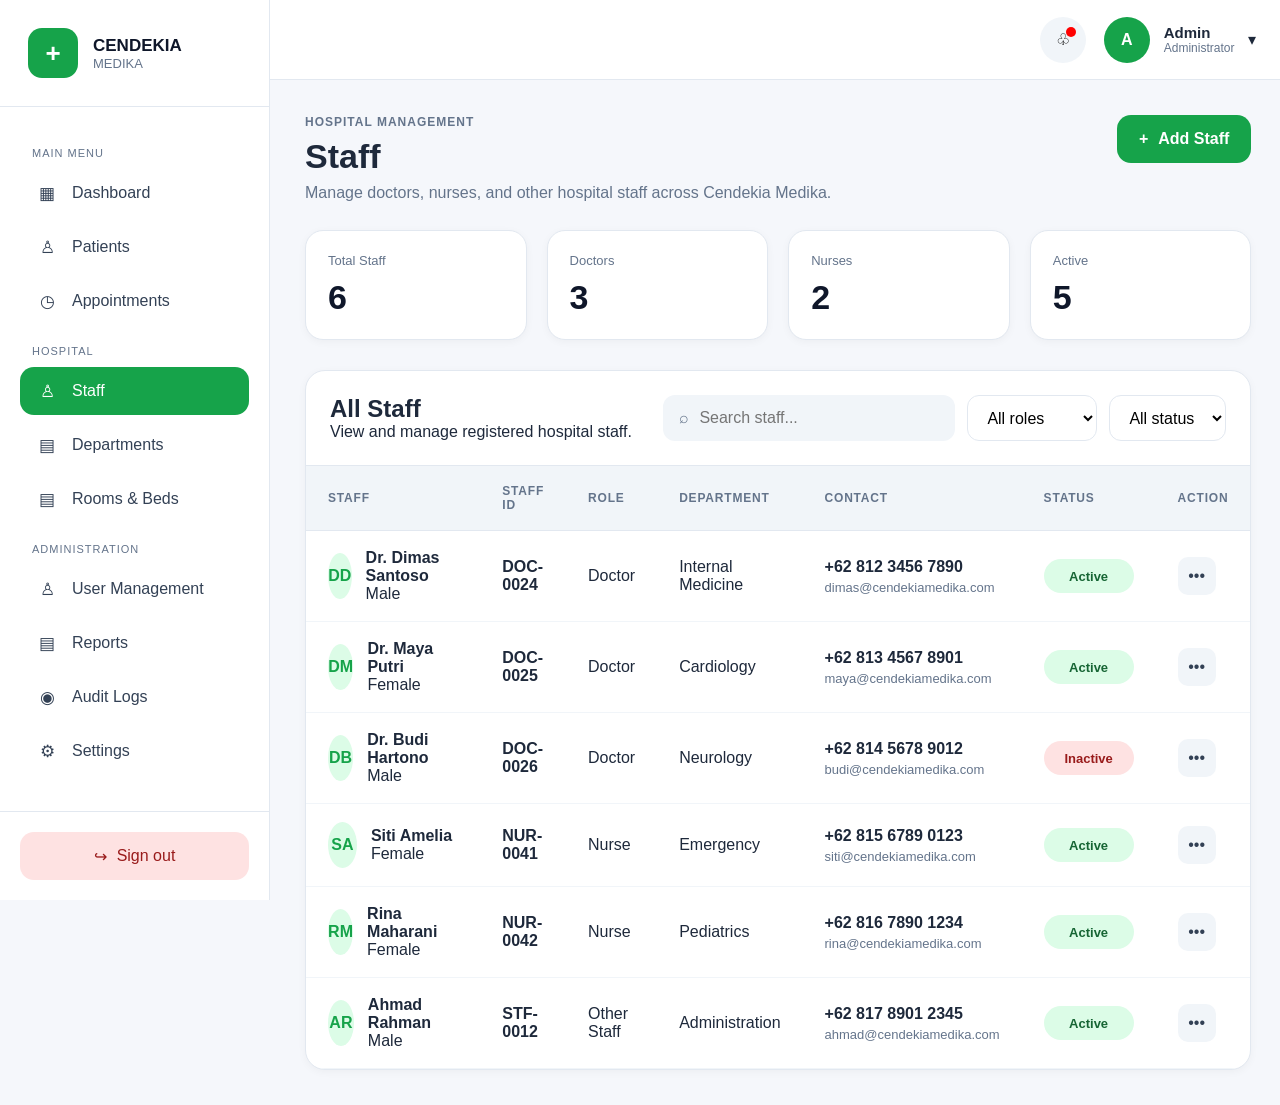
<file: pages/admin/staff.html>
<!DOCTYPE html>
<html lang="en">

<head>

    <meta charset="UTF-8">

    <meta
        name="viewport"
        content="width=device-width, initial-scale=1.0"
    >

    <title>Staff | Cendekia Medika</title>

    <link
        rel="stylesheet"
        href="../../style/admin/style.css"
    >

</head>


<body>


<div class="app-layout">


    <!-- =====================================
         SIDEBAR
    ====================================== -->

    <aside class="sidebar">


        <!-- BRAND -->

        <div class="sidebar-brand">

            <div class="sidebar-logo">
                +
            </div>

            <div class="brand-text">

                <strong>
                    CENDEKIA
                </strong>

                <span>
                    MEDIKA
                </span>

            </div>

        </div>



        <!-- NAVIGATION -->

        <nav class="sidebar-nav">


            <p class="nav-label">
                MAIN MENU
            </p>


            <a
                href="dashboard.html"
                class="nav-item"
            >

                <span class="nav-icon">
                    ▦
                </span>

                <span>
                    Dashboard
                </span>

            </a>


            <a
                href="patients.html"
                class="nav-item"
            >

                <span class="nav-icon">
                    ♙
                </span>

                <span>
                    Patients
                </span>

            </a>


            <a
                href="appointments.html"
                class="nav-item"
            >

                <span class="nav-icon">
                    ◷
                </span>

                <span>
                    Appointments
                </span>

            </a>



            <p class="nav-label">
                HOSPITAL
            </p>


            <a
                href="staff.html"
                class="nav-item active"
            >

                <span class="nav-icon">
                    ♙
                </span>

                <span>
                    Staff
                </span>

            </a>


            <a
                href="departments.html"
                class="nav-item"
            >

                <span class="nav-icon">
                    ▤
                </span>

                <span>
                    Departments
                </span>

            </a>


            <a
                href="rooms.html"
                class="nav-item"
            >

                <span class="nav-icon">
                    ▤
                </span>

                <span>
                    Rooms & Beds
                </span>

            </a>



            <p class="nav-label">
                ADMINISTRATION
            </p>


            <a
                href="users.html"
                class="nav-item"
            >

                <span class="nav-icon">
                    ♙
                </span>

                <span>
                    User Management
                </span>

            </a>


            <a
                href="reports.html"
                class="nav-item"
            >

                <span class="nav-icon">
                    ▤
                </span>

                <span>
                    Reports
                </span>

            </a>


            <a
                href="audit-logs.html"
                class="nav-item"
            >

                <span class="nav-icon">
                    ◉
                </span>

                <span>
                    Audit Logs
                </span>

            </a>


            <a
                href="settings.html"
                class="nav-item"
            >

                <span class="nav-icon">
                    ⚙
                </span>

                <span>
                    Settings
                </span>

            </a>


        </nav>



        <!-- SIDEBAR BOTTOM -->

        <div class="sidebar-bottom">

            <button
                class="logout-button"
                type="button"
                onclick="logout()"
            >

                <span>
                    ↪
                </span>

                <span>
                    Sign out
                </span>

            </button>

        </div>


    </aside>



    <!-- =====================================
         MAIN CONTENT
    ====================================== -->

    <main class="main-content">


        <!-- TOPBAR -->

        <header class="topbar">


            <div class="mobile-menu">
                ☰
            </div>


            <div class="topbar-right">


                <button
                    class="notification-button"
                    type="button"
                >

                    ♧

                    <span class="notification-dot"></span>

                </button>



                <div class="profile">


                    <div class="profile-avatar">
                        A
                    </div>


                    <div class="profile-info">

                        <strong>
                            Admin
                        </strong>

                        <span>
                            Administrator
                        </span>

                    </div>


                    <span class="profile-arrow">
                        ▾
                    </span>


                </div>


            </div>


        </header>



        <!-- =====================================
             PAGE CONTENT
        ====================================== -->

        <section class="page-content">


            <!-- PAGE HEADER -->

            <div class="page-heading">


                <div>

                    <p class="eyebrow">
                        HOSPITAL MANAGEMENT
                    </p>

                    <h1>
                        Staff
                    </h1>

                    <p>
                        Manage doctors, nurses, and other
                        hospital staff across Cendekia Medika.
                    </p>

                </div>


                <button
                    class="primary-button"
                    type="button"
                    id="addStaffButton"
                >

                    <span>
                        +
                    </span>

                    Add Staff

                </button>


            </div>



            <!-- =====================================
                 STATISTICS
            ====================================== -->

            <div class="stats-grid">


                <div class="mini-stat">

                    <span>
                        Total Staff
                    </span>

                    <strong id="totalStaff">
                        0
                    </strong>

                </div>


                <div class="mini-stat">

                    <span>
                        Doctors
                    </span>

                    <strong id="doctorStaff">
                        0
                    </strong>

                </div>


                <div class="mini-stat">

                    <span>
                        Nurses
                    </span>

                    <strong id="nurseStaff">
                        0
                    </strong>

                </div>


                <div class="mini-stat">

                    <span>
                        Active
                    </span>

                    <strong id="activeStaff">
                        0
                    </strong>

                </div>


            </div>



            <!-- =====================================
                 STAFF CARD
            ====================================== -->

            <section class="staff-card">


                <!-- TOOLBAR -->

                <div class="staff-toolbar">


                    <div>

                        <h2>
                            All Staff
                        </h2>

                        <p>
                            View and manage registered hospital staff.
                        </p>

                    </div>


                    <div class="toolbar-actions">


                        <!-- SEARCH -->

                        <div class="search-box">

                            <span>
                                ⌕
                            </span>

                            <input
                                type="text"
                                id="searchInput"
                                placeholder="Search staff..."
                            >

                        </div>



                        <!-- ROLE FILTER -->

                        <select
                            id="roleFilter"
                        >

                            <option value="all">
                                All roles
                            </option>

                            <option value="doctor">
                                Doctor
                            </option>

                            <option value="nurse">
                                Nurse
                            </option>

                            <option value="staff">
                                Other Staff
                            </option>

                        </select>



                        <!-- STATUS FILTER -->

                        <select
                            id="statusFilter"
                        >

                            <option value="all">
                                All status
                            </option>

                            <option value="active">
                                Active
                            </option>

                            <option value="inactive">
                                Inactive
                            </option>

                        </select>


                    </div>


                </div>



                <!-- TABLE -->

                <div class="table-container">


                    <table>


                        <thead>

                            <tr>

                                <th>
                                    STAFF
                                </th>

                                <th>
                                    STAFF ID
                                </th>

                                <th>
                                    ROLE
                                </th>

                                <th>
                                    DEPARTMENT
                                </th>

                                <th>
                                    CONTACT
                                </th>

                                <th>
                                    STATUS
                                </th>

                                <th>
                                    ACTION
                                </th>

                            </tr>

                        </thead>


                        <tbody
                            id="staffTableBody"
                        >
                        </tbody>


                    </table>


                </div>



                <!-- EMPTY STATE -->

                <div
                    class="empty-state"
                    id="emptyState"
                >

                    <div class="empty-icon">
                        ♙
                    </div>

                    <h3>
                        No staff found
                    </h3>

                    <p>
                        Try changing your search or filters.
                    </p>

                </div>


            </section>


        </section>


    </main>


</div>



<!-- =====================================
     ADD / EDIT STAFF MODAL
====================================== -->

<div
    class="modal-overlay"
    id="staffModal"
>


    <div class="modal">


        <!-- MODAL HEADER -->

        <div class="modal-header">


            <div>

                <p class="eyebrow">
                    STAFF MANAGEMENT
                </p>

                <h2 id="modalTitle">
                    Add New Staff
                </h2>

                <p id="modalDescription">
                    Create a new hospital staff record.
                </p>

            </div>


            <button
                class="modal-close"
                type="button"
                id="closeModal"
            >
                ×
            </button>


        </div>



        <!-- FORM -->

        <form id="staffForm">


            <div class="form-grid">


                <!-- NAME -->

                <div class="form-group full">

                    <label for="staffName">
                        Full Name
                    </label>

                    <input
                        type="text"
                        id="staffName"
                        placeholder="Enter full name"
                        required
                    >

                </div>



                <!-- ROLE -->

                <div class="form-group">

                    <label for="staffRole">
                        Role
                    </label>

                    <select
                        id="staffRole"
                        required
                    >

                        <option value="">
                            Select role
                        </option>

                        <option value="doctor">
                            Doctor
                        </option>

                        <option value="nurse">
                            Nurse
                        </option>

                        <option value="staff">
                            Other Staff
                        </option>

                    </select>

                </div>



                <!-- GENDER -->

                <div class="form-group">

                    <label for="staffGender">
                        Gender
                    </label>

                    <select
                        id="staffGender"
                        required
                    >

                        <option value="">
                            Select gender
                        </option>

                        <option value="Female">
                            Female
                        </option>

                        <option value="Male">
                            Male
                        </option>

                    </select>

                </div>



                <!-- DEPARTMENT -->

                <div class="form-group">

                    <label for="staffDepartment">
                        Department
                    </label>

                    <select
                        id="staffDepartment"
                        required
                    >

                        <option value="">
                            Select department
                        </option>

                        <option value="Internal Medicine">
                            Internal Medicine
                        </option>

                        <option value="Cardiology">
                            Cardiology
                        </option>

                        <option value="Neurology">
                            Neurology
                        </option>

                        <option value="Emergency">
                            Emergency
                        </option>

                        <option value="Pediatrics">
                            Pediatrics
                        </option>

                        <option value="Administration">
                            Administration
                        </option>

                    </select>

                </div>



                <!-- PHONE -->

                <div class="form-group">

                    <label for="staffPhone">
                        Phone Number
                    </label>

                    <input
                        type="tel"
                        id="staffPhone"
                        placeholder="+62 xxx xxxx xxxx"
                        required
                    >

                </div>



                <!-- EMAIL -->

                <div class="form-group">

                    <label for="staffEmail">
                        Email Address
                    </label>

                    <input
                        type="email"
                        id="staffEmail"
                        placeholder="staff@cendekiamedika.com"
                        required
                    >

                </div>



                <!-- STATUS -->

                <div class="form-group">

                    <label for="staffStatus">
                        Status
                    </label>

                    <select
                        id="staffStatus"
                        required
                    >

                        <option value="active">
                            Active
                        </option>

                        <option value="inactive">
                            Inactive
                        </option>

                    </select>

                </div>


            </div>



            <!-- ACTIONS -->

            <div class="modal-actions">


                <button
                    type="button"
                    class="cancel-button"
                    id="cancelModal"
                >
                    Cancel
                </button>


                <button
                    type="submit"
                    class="primary-button"
                    id="submitStaff"
                >
                    Create Staff
                </button>


            </div>


        </form>


    </div>


</div>



<!-- =====================================
     JAVASCRIPT
====================================== -->

<script>


/* ========================================
   STAFF DATA
======================================== */

const staff = [

    {
        id: "DOC-0024",
        name: "Dr. Dimas Santoso",
        role: "doctor",
        gender: "Male",
        department: "Internal Medicine",
        phone: "+62 812 3456 7890",
        email: "dimas@cendekiamedika.com",
        status: "active"
    },

    {
        id: "DOC-0025",
        name: "Dr. Maya Putri",
        role: "doctor",
        gender: "Female",
        department: "Cardiology",
        phone: "+62 813 4567 8901",
        email: "maya@cendekiamedika.com",
        status: "active"
    },

    {
        id: "DOC-0026",
        name: "Dr. Budi Hartono",
        role: "doctor",
        gender: "Male",
        department: "Neurology",
        phone: "+62 814 5678 9012",
        email: "budi@cendekiamedika.com",
        status: "inactive"
    },

    {
        id: "NUR-0041",
        name: "Siti Amelia",
        role: "nurse",
        gender: "Female",
        department: "Emergency",
        phone: "+62 815 6789 0123",
        email: "siti@cendekiamedika.com",
        status: "active"
    },

    {
        id: "NUR-0042",
        name: "Rina Maharani",
        role: "nurse",
        gender: "Female",
        department: "Pediatrics",
        phone: "+62 816 7890 1234",
        email: "rina@cendekiamedika.com",
        status: "active"
    },

    {
        id: "STF-0012",
        name: "Ahmad Rahman",
        role: "staff",
        gender: "Male",
        department: "Administration",
        phone: "+62 817 8901 2345",
        email: "ahmad@cendekiamedika.com",
        status: "active"
    }

];



/* ========================================
   ELEMENTS
======================================== */

const staffTableBody =
    document.getElementById(
        "staffTableBody"
    );

const searchInput =
    document.getElementById(
        "searchInput"
    );

const roleFilter =
    document.getElementById(
        "roleFilter"
    );

const statusFilter =
    document.getElementById(
        "statusFilter"
    );

const emptyState =
    document.getElementById(
        "emptyState"
    );

const staffModal =
    document.getElementById(
        "staffModal"
    );

const staffForm =
    document.getElementById(
        "staffForm"
    );



/* ========================================
   INITIALS
======================================== */

function getInitials(name) {

    return name
        .trim()
        .split(/\s+/)
        .map(
            word =>
                word
                    .charAt(0)
                    .toUpperCase()
        )
        .join("")
        .substring(0, 2);

}



/* ========================================
   CAPITALIZE
======================================== */

function capitalize(value) {

    if (!value) {
        return "";
    }

    return (
        value.charAt(0).toUpperCase()
        + value.slice(1)
    );

}



/* ========================================
   ROLE NAME
======================================== */

function getRoleName(role) {

    if (role === "doctor") {
        return "Doctor";
    }

    if (role === "nurse") {
        return "Nurse";
    }

    return "Other Staff";

}



/* ========================================
   UPDATE STATISTICS
======================================== */

function updateStatistics() {

    const total =
        staff.length;


    const doctors =
        staff.filter(
            person =>
                person.role === "doctor"
        ).length;


    const nurses =
        staff.filter(
            person =>
                person.role === "nurse"
        ).length;


    const active =
        staff.filter(
            person =>
                person.status === "active"
        ).length;


    document.getElementById(
        "totalStaff"
    ).textContent =
        total;


    document.getElementById(
        "doctorStaff"
    ).textContent =
        doctors;


    document.getElementById(
        "nurseStaff"
    ).textContent =
        nurses;


    document.getElementById(
        "activeStaff"
    ).textContent =
        active;

}



/* ========================================
   DISPLAY STAFF
======================================== */

function displayStaff() {


    const search =
        searchInput.value
            .toLowerCase()
            .trim();


    const selectedRole =
        roleFilter.value;


    const selectedStatus =
        statusFilter.value;


    let filteredStaff =
        staff.filter(
            person => {


                const searchableText =

                    person.name
                    + " "
                    + person.id
                    + " "
                    + person.email
                    + " "
                    + person.phone
                    + " "
                    + person.department;


                const matchesSearch =
                    searchableText
                        .toLowerCase()
                        .includes(search);


                const matchesRole =
                    selectedRole === "all"
                    ||
                    person.role === selectedRole;


                const matchesStatus =
                    selectedStatus === "all"
                    ||
                    person.status === selectedStatus;


                return (
                    matchesSearch
                    &&
                    matchesRole
                    &&
                    matchesStatus
                );

            }
        );



    staffTableBody.innerHTML = "";



    if (
        filteredStaff.length === 0
    ) {

        emptyState.style.display =
            "block";

        return;

    }


    emptyState.style.display =
        "none";



    filteredStaff.forEach(
        person => {


            const row =
                document.createElement(
                    "tr"
                );


            row.innerHTML = `

                <td>

                    <div class="staff-cell">

                        <div class="staff-avatar">
                            ${getInitials(person.name)}
                        </div>

                        <div>

                            <strong>
                                ${escapeHTML(person.name)}
                            </strong>

                            <span>
                                ${escapeHTML(person.gender)}
                            </span>

                        </div>

                    </div>

                </td>


                <td>

                    <strong>
                        ${escapeHTML(person.id)}
                    </strong>

                </td>


                <td>

                    <span class="role-badge ${person.role}">
                        ${getRoleName(person.role)}
                    </span>

                </td>


                <td>
                    ${escapeHTML(person.department)}
                </td>


                <td>

                    <div class="contact-cell">

                        <strong>
                            ${escapeHTML(person.phone)}
                        </strong>

                        <span>
                            ${escapeHTML(person.email)}
                        </span>

                    </div>

                </td>


                <td>

                    <span
                        class="status ${person.status}"
                    >
                        ${capitalize(person.status)}
                    </span>

                </td>


                <td>

                    <button
                        class="action-button"
                        type="button"
                        onclick="openActionMenu(event, '${escapeJS(person.id)}')"
                    >
                        •••
                    </button>

                </td>

            `;


            staffTableBody.appendChild(
                row
            );

        }
    );

}



/* ========================================
   ACTION MENU
======================================== */

function openActionMenu(
    event,
    staffId
) {

    event.stopPropagation();


    closeActionMenus();


    const button =
        event.currentTarget;


    const row =
        button.closest("tr");


    const menu =
        document.createElement(
            "div"
        );


    menu.className =
        "action-menu";


    menu.innerHTML = `

        <button
            type="button"
            onclick="viewStaff('${staffId}')"
        >
            View Profile
        </button>

        <button
            type="button"
            onclick="editStaff('${staffId}')"
        >
            Edit Staff
        </button>

        <button
            type="button"
            class="danger"
            onclick="toggleStaffStatus('${staffId}')"
        >
            ${getToggleText(staffId)}
        </button>

    `;


    row.style.position =
        "relative";


    row.appendChild(
        menu
    );

}



/* ========================================
   TOGGLE TEXT
======================================== */

function getToggleText(staffId) {

    const person =
        staff.find(
            item =>
                item.id === staffId
        );


    if (!person) {
        return "Deactivate";
    }


    return person.status === "active"
        ? "Deactivate"
        : "Activate";

}



/* ========================================
   CLOSE ACTION MENUS
======================================== */

function closeActionMenus() {

    document
        .querySelectorAll(
            ".action-menu"
        )
        .forEach(
            menu =>
                menu.remove()
        );

}


document.addEventListener(
    "click",
    closeActionMenus
);



/* ========================================
   VIEW STAFF
======================================== */

function viewStaff(staffId) {

    const person =
        staff.find(
            item =>
                item.id === staffId
        );


    if (!person) {
        return;
    }


    closeActionMenus();


    alert(

        "STAFF PROFILE\n\n"

        + "Name: "
        + person.name

        + "\n\nStaff ID: "
        + person.id

        + "\n\nRole: "
        + getRoleName(person.role)

        + "\n\nGender: "
        + person.gender

        + "\n\nDepartment: "
        + person.department

        + "\n\nPhone: "
        + person.phone

        + "\n\nEmail: "
        + person.email

        + "\n\nStatus: "
        + capitalize(person.status)

    );

}



/* ========================================
   ADD STAFF
======================================== */

document
    .getElementById(
        "addStaffButton"
    )
    .addEventListener(
        "click",
        function() {


            staffForm.reset();


            staffForm.dataset.editing =
                "false";


            staffForm.dataset.staffId =
                "";


            document.getElementById(
                "modalTitle"
            ).textContent =
                "Add New Staff";


            document.getElementById(
                "modalDescription"
            ).textContent =
                "Create a new hospital staff record.";


            document.getElementById(
                "submitStaff"
            ).textContent =
                "Create Staff";


            staffModal.classList.add(
                "show"
            );

        }
    );



/* ========================================
   EDIT STAFF
======================================== */

function editStaff(staffId) {

    const person =
        staff.find(
            item =>
                item.id === staffId
        );


    if (!person) {
        return;
    }


    closeActionMenus();


    document.getElementById(
        "staffName"
    ).value =
        person.name;


    document.getElementById(
        "staffRole"
    ).value =
        person.role;


    document.getElementById(
        "staffGender"
    ).value =
        person.gender;


    document.getElementById(
        "staffDepartment"
    ).value =
        person.department;


    document.getElementById(
        "staffPhone"
    ).value =
        person.phone;


    document.getElementById(
        "staffEmail"
    ).value =
        person.email;


    document.getElementById(
        "staffStatus"
    ).value =
        person.status;


    staffForm.dataset.editing =
        "true";


    staffForm.dataset.staffId =
        staffId;


    document.getElementById(
        "modalTitle"
    ).textContent =
        "Edit Staff";


    document.getElementById(
        "modalDescription"
    ).textContent =
        "Update this staff member's information.";


    document.getElementById(
        "submitStaff"
    ).textContent =
        "Save Changes";


    staffModal.classList.add(
        "show"
    );

}



/* ========================================
   TOGGLE STAFF STATUS
======================================== */

function toggleStaffStatus(
    staffId
) {

    const person =
        staff.find(
            item =>
                item.id === staffId
        );


    if (!person) {
        return;
    }


    closeActionMenus();


    const action =
        person.status === "active"
            ? "deactivate"
            : "activate";


    const confirmed =
        confirm(
            "Are you sure you want to "
            + action
            + " "
            + person.name
            + "?"
        );


    if (!confirmed) {
        return;
    }


    person.status =
        person.status === "active"
            ? "inactive"
            : "active";


    updateStatistics();

    displayStaff();


    alert(
        person.name
        + " is now "
        + person.status
        + "."
    );

}



/* ========================================
   FORM SUBMIT
======================================== */

staffForm.addEventListener(
    "submit",
    function(event) {

        event.preventDefault();


        const name =
            document.getElementById(
                "staffName"
            ).value.trim();


        const role =
            document.getElementById(
                "staffRole"
            ).value;


        const gender =
            document.getElementById(
                "staffGender"
            ).value;


        const department =
            document.getElementById(
                "staffDepartment"
            ).value;


        const phone =
            document.getElementById(
                "staffPhone"
            ).value.trim();


        const email =
            document.getElementById(
                "staffEmail"
            ).value.trim();


        const status =
            document.getElementById(
                "staffStatus"
            ).value;


        const editing =
            staffForm.dataset.editing ===
            "true";



        /* EDIT */

        if (editing) {


            const staffId =
                staffForm.dataset.staffId;


            const person =
                staff.find(
                    item =>
                        item.id === staffId
                );


            if (!person) {
                return;
            }


            person.name =
                name;

            person.role =
                role;

            person.gender =
                gender;

            person.department =
                department;

            person.phone =
                phone;

            person.email =
                email;

            person.status =
                status;


            updateStatistics();

            displayStaff();

            closeModal();


            alert(
                name
                + " has been updated successfully!"
            );


            return;

        }



        /* CREATE */

        let prefix =
            "STF";


        if (role === "doctor") {
            prefix = "DOC";
        }

        if (role === "nurse") {
            prefix = "NUR";
        }


        const newNumber =
            staff.length + 1;


        const newId =
            prefix
            + "-"
            + String(
                1000 + newNumber
            ).padStart(
                4,
                "0"
            );


        const newStaff = {

            id:
                newId,

            name:
                name,

            role:
                role,

            gender:
                gender,

            department:
                department,

            phone:
                phone,

            email:
                email,

            status:
                status

        };


        staff.unshift(
            newStaff
        );


        updateStatistics();

        displayStaff();

        closeModal();


        alert(
            name
            + " has been added successfully!"
        );

    }
);



/* ========================================
   CLOSE MODAL
======================================== */

function closeModal() {

    staffModal.classList.remove(
        "show"
    );

    staffForm.reset();

}


document
    .getElementById(
        "closeModal"
    )
    .addEventListener(
        "click",
        closeModal
    );


document
    .getElementById(
        "cancelModal"
    )
    .addEventListener(
        "click",
        closeModal
    );


staffModal.addEventListener(
    "click",
    function(event) {

        if (
            event.target ===
            staffModal
        ) {

            closeModal();

        }

    }
);



/* ========================================
   SEARCH
======================================== */

searchInput.addEventListener(
    "input",
    displayStaff
);



/* ========================================
   ROLE FILTER
======================================== */

roleFilter.addEventListener(
    "change",
    displayStaff
);



/* ========================================
   STATUS FILTER
======================================== */

statusFilter.addEventListener(
    "change",
    displayStaff
);



/* ========================================
   LOGOUT
======================================== */

function logout() {

    window.location.href =
        "../index.html";

}



/* ========================================
   ESCAPE HTML
======================================== */

function escapeHTML(value) {

    return String(value)
        .replace(
            /&/g,
            "&amp;"
        )
        .replace(
            /</g,
            "&lt;"
        )
        .replace(
            />/g,
            "&gt;"
        )
        .replace(
            /"/g,
            "&quot;"
        )
        .replace(
            /'/g,
            "&#039;"
        );

}



/* ========================================
   ESCAPE JAVASCRIPT
======================================== */

function escapeJS(value) {

    return String(value)
        .replace(
            /\\/g,
            "\\\\"
        )
        .replace(
            /'/g,
            "\\'"
        );

}



/* ========================================
   INITIALIZE
======================================== */

updateStatistics();

displayStaff();


</script>


</body>

</html>
</file>
<file: style/admin/style.css>
/* ==========================================================
   CENDEKIA MEDIKA V3
   GLOBAL STYLESHEET
========================================================== */



/* ==========================================================
   RESET
========================================================== */

*{
    margin:0;
    padding:0;
    box-sizing:border-box;
}

html{
    scroll-behavior:smooth;
}

body{

    font-family:
        Inter,
        "Segoe UI",
        Arial,
        sans-serif;

    background:#f5f7fb;

    color:#1e293b;

}



/* ==========================================================
   VARIABLES
========================================================== */

:root{

    --primary:#16a34a;

    --primary-dark:#15803d;

    --primary-light:#dcfce7;

    --blue:#2563eb;

    --red:#dc2626;

    --yellow:#d97706;

    --gray50:#f8fafc;

    --gray100:#f1f5f9;

    --gray200:#e2e8f0;

    --gray300:#cbd5e1;

    --gray500:#64748b;

    --gray700:#334155;

    --gray900:#0f172a;

    --white:#ffffff;

    --shadow-sm:
        0 2px 8px rgba(0,0,0,.04);

    --shadow-md:
        0 8px 24px rgba(0,0,0,.08);

    --radius:18px;

    --sidebar-width:270px;

    --topbar-height:80px;

}



/* ==========================================================
   LINKS
========================================================== */

a{

    text-decoration:none;

    color:inherit;

}



/* ==========================================================
   BUTTONS
========================================================== */

button{

    font:inherit;

    cursor:pointer;

    border:none;

    outline:none;

}



/* ==========================================================
   INPUTS
========================================================== */

input,
select,
textarea{

    font:inherit;

}



/* ==========================================================
   APP LAYOUT
========================================================== */

.app-layout{

    display:flex;

    min-height:100vh;

}



/* ==========================================================
   SIDEBAR
========================================================== */

.sidebar{

    width:var(--sidebar-width);

    background:var(--white);

    border-right:1px solid var(--gray200);

    display:flex;

    flex-direction:column;

    position:fixed;

    top:0;

    left:0;

    bottom:0;

    overflow-y:auto;

    z-index:100;

}



/* ==========================================================
   BRAND
========================================================== */

.sidebar-brand{

    display:flex;

    align-items:center;

    gap:15px;

    padding:28px;

    border-bottom:1px solid var(--gray200);

}

.sidebar-logo{

    width:50px;

    height:50px;

    border-radius:14px;

    background:var(--primary);

    color:white;

    display:flex;

    align-items:center;

    justify-content:center;

    font-size:26px;

    font-weight:700;

}

.brand-text{

    display:flex;

    flex-direction:column;

}

.brand-text strong{

    font-size:17px;

    color:var(--gray900);

}

.brand-text span{

    color:var(--gray500);

    font-size:13px;

}



/* ==========================================================
   SIDEBAR NAVIGATION
========================================================== */

.sidebar-nav{

    padding:20px;

    flex:1;

}

.nav-label{

    font-size:11px;

    letter-spacing:1px;

    text-transform:uppercase;

    color:var(--gray500);

    margin:

        20px
        12px
        10px;

}

.nav-item{

    display:flex;

    align-items:center;

    gap:14px;

    height:48px;

    padding:0 16px;

    border-radius:14px;

    color:var(--gray700);

    transition:.25s;

    margin-bottom:6px;

}

.nav-item:hover{

    background:var(--gray100);

}

.nav-item.active{

    background:var(--primary);

    color:white;

}

.nav-icon{

    width:22px;

    text-align:center;

    font-size:17px;

}



/* ==========================================================
   SIDEBAR FOOTER
========================================================== */

.sidebar-bottom{

    padding:20px;

    border-top:1px solid var(--gray200);

}

.logout-button{

    width:100%;

    height:48px;

    border-radius:14px;

    background:#fee2e2;

    color:#991b1b;

    display:flex;

    align-items:center;

    justify-content:center;

    gap:10px;

    transition:.25s;

}

.logout-button:hover{

    background:#fecaca;

}



/* ==========================================================
   MAIN CONTENT
========================================================== */

.main-content{

    margin-left:var(--sidebar-width);

    flex:1;

    min-height:100vh;

}



/* ==========================================================
   TOPBAR
========================================================== */

.topbar{

    height:var(--topbar-height);

    background:white;

    border-bottom:1px solid var(--gray200);

    display:flex;

    align-items:center;

    justify-content:flex-end;

    padding:0 30px;

    position:sticky;

    top:0;

    z-index:50;

}



/* ==========================================================
   TOPBAR RIGHT
========================================================== */

.topbar-right{

    display:flex;

    align-items:center;

    gap:18px;

}

.notification-button{

    width:46px;

    height:46px;

    border-radius:50%;

    background:var(--gray100);

    position:relative;

}

.notification-dot{

    position:absolute;

    width:10px;

    height:10px;

    background:red;

    border-radius:50%;

    top:10px;

    right:10px;

}



/* ==========================================================
   PROFILE
========================================================== */

.profile{

    display:flex;

    align-items:center;

    gap:14px;

    cursor:pointer;

}

.profile-avatar{

    width:46px;

    height:46px;

    border-radius:50%;

    background:var(--primary);

    color:white;

    display:flex;

    align-items:center;

    justify-content:center;

    font-weight:700;

}

.profile-info{

    display:flex;

    flex-direction:column;

}

.profile-info strong{

    font-size:15px;

}

.profile-info span{

    font-size:12px;

    color:var(--gray500);

}



/* ==========================================================
   PAGE CONTENT
========================================================== */

.page-content{

    padding:35px;

}



/* ==========================================================
   PAGE HEADER
========================================================== */

.page-heading{

    display:flex;

    justify-content:space-between;

    align-items:flex-start;

    gap:20px;

    margin-bottom:28px;

}

.page-heading h1{

    font-size:34px;

    margin:8px 0;

}

.page-heading p{

    color:var(--gray500);

}

.eyebrow{

    color:var(--primary);

    font-weight:700;

    letter-spacing:1px;

    font-size:12px;

    text-transform:uppercase;

}
/* ==========================================================
   BUTTONS
========================================================== */

.primary-button{
    height:48px;
    padding:0 22px;
    border:none;
    border-radius:14px;
    background:var(--primary);
    color:#fff;
    font-weight:600;
    display:inline-flex;
    align-items:center;
    justify-content:center;
    gap:10px;
    transition:.25s;
}

.primary-button:hover{
    background:var(--primary-dark);
    transform:translateY(-2px);
}

.secondary-button{
    height:48px;
    padding:0 22px;
    border:1px solid var(--gray200);
    border-radius:14px;
    background:#fff;
    color:var(--gray700);
    transition:.25s;
}

.secondary-button:hover{
    background:var(--gray100);
}

.action-button{
    width:38px;
    height:38px;
    border-radius:10px;
    border:none;
    background:var(--gray100);
    color:var(--gray700);
    transition:.25s;
}

.action-button:hover{
    background:var(--primary-light);
    color:var(--primary);
}



/* ==========================================================
   STATISTICS
========================================================== */

.stats-grid{

    display:grid;

    grid-template-columns:
        repeat(auto-fit,minmax(220px,1fr));

    gap:20px;

    margin-bottom:30px;

}

.mini-stat{

    background:white;

    border:1px solid var(--gray200);

    border-radius:18px;

    padding:22px;

    box-shadow:var(--shadow-sm);

    transition:.25s;

}

.mini-stat:hover{

    transform:translateY(-3px);

    box-shadow:var(--shadow-md);

}

.mini-stat span{

    display:block;

    font-size:13px;

    color:var(--gray500);

}

.mini-stat strong{

    display:block;

    margin-top:10px;

    font-size:34px;

    color:var(--gray900);

}



/* ==========================================================
   CARD
========================================================== */

.card,
.patients-card,
.staff-card,
.appointments-card,
.departments-card,
.rooms-card,
.reports-card{

    background:white;

    border-radius:20px;

    border:1px solid var(--gray200);

    box-shadow:var(--shadow-sm);

    overflow:hidden;

}



/* ==========================================================
   TOOLBAR
========================================================== */

.patients-toolbar,
.staff-toolbar,
.appointments-toolbar,
.departments-toolbar,
.rooms-toolbar,
.reports-toolbar{

    display:flex;

    justify-content:space-between;

    align-items:center;

    gap:20px;

    padding:24px;

    border-bottom:1px solid var(--gray200);

}

.toolbar-actions{

    display:flex;

    align-items:center;

    gap:12px;

    flex-wrap:wrap;

}



/* ==========================================================
   SEARCH BOX
========================================================== */

.search-box{

    display:flex;

    align-items:center;

    gap:10px;

    background:var(--gray100);

    border-radius:12px;

    padding:0 16px;

    height:46px;

}

.search-box input{

    border:none;

    background:transparent;

    outline:none;

    width:240px;

}

.search-box span{

    color:var(--gray500);

}



/* ==========================================================
   SELECT
========================================================== */

.toolbar-actions select{

    height:46px;

    padding:0 15px;

    border:1px solid var(--gray200);

    border-radius:12px;

    background:white;

}



/* ==========================================================
   TABLE
========================================================== */

.table-container{

    overflow-x:auto;

}

table{

    width:100%;

    border-collapse:collapse;

}

thead{

    background:var(--gray100);

}

th{

    text-align:left;

    padding:18px 22px;

    font-size:12px;

    letter-spacing:.8px;

    color:var(--gray500);

    text-transform:uppercase;

    border-bottom:1px solid var(--gray200);

}

td{

    padding:18px 22px;

    border-bottom:1px solid var(--gray100);

    vertical-align:middle;

}

tbody tr{

    transition:.2s;

}

tbody tr:hover{

    background:#fafafa;

}



/* ==========================================================
   AVATAR CELLS
========================================================== */

.patient-cell,
.staff-cell{

    display:flex;

    align-items:center;

    gap:14px;

}

.patient-avatar,
.staff-avatar{

    width:46px;

    height:46px;

    border-radius:50%;

    background:var(--primary-light);

    color:var(--primary);

    font-weight:700;

    display:flex;

    align-items:center;

    justify-content:center;

}

.contact-cell,
.department-cell{

    display:flex;

    flex-direction:column;

    gap:4px;

}

.contact-cell span,
.department-cell span{

    color:var(--gray500);

    font-size:13px;

}



/* ==========================================================
   STATUS BADGES
========================================================== */

.status{

    display:inline-flex;

    align-items:center;

    justify-content:center;

    min-width:90px;

    height:34px;

    border-radius:999px;

    font-size:13px;

    font-weight:600;

}

.status.active,
.status.confirmed{

    background:#dcfce7;

    color:#166534;

}

.status.pending{

    background:#fef3c7;

    color:#92400e;

}

.status.inactive,
.status.cancelled{

    background:#fee2e2;

    color:#991b1b;

}



/* ==========================================================
   EMPTY STATE
========================================================== */

.empty-state{

    display:flex;

    flex-direction:column;

    align-items:center;

    justify-content:center;

    padding:70px 30px;

    text-align:center;

}

.empty-icon{

    width:80px;

    height:80px;

    border-radius:50%;

    background:var(--gray100);

    display:flex;

    align-items:center;

    justify-content:center;

    font-size:36px;

    margin-bottom:20px;

}

.empty-state h3{

    margin-bottom:10px;

}

.empty-state p{

    color:var(--gray500);

}
/* ==========================================================
   MODALS
========================================================== */

.modal-overlay{

    position:fixed;

    inset:0;

    background:rgba(15,23,42,.45);

    display:flex;

    align-items:center;

    justify-content:center;

    opacity:0;

    visibility:hidden;

    transition:.25s;

    z-index:999;

}

.modal-overlay.show{

    opacity:1;

    visibility:visible;

}

.modal{

    width:min(760px,92vw);

    background:#fff;

    border-radius:22px;

    overflow:hidden;

    box-shadow:0 25px 80px rgba(0,0,0,.18);

    animation:modalPop .25s ease;

}

@keyframes modalPop{

    from{

        transform:translateY(20px) scale(.98);

        opacity:0;

    }

    to{

        transform:none;

        opacity:1;

    }

}



/* ==========================================================
   MODAL HEADER
========================================================== */

.modal-header{

    display:flex;

    justify-content:space-between;

    align-items:flex-start;

    padding:28px;

    border-bottom:1px solid var(--gray200);

}

.modal-header h2{

    margin-top:6px;

}

.modal-close{

    width:42px;

    height:42px;

    border-radius:12px;

    background:var(--gray100);

    font-size:24px;

    transition:.2s;

}

.modal-close:hover{

    background:#fee2e2;

    color:var(--red);

}



/* ==========================================================
   FORM
========================================================== */

form{

    padding:28px;

}

.form-grid{

    display:grid;

    grid-template-columns:

        repeat(2,1fr);

    gap:20px;

}

.form-group{

    display:flex;

    flex-direction:column;

    gap:8px;

}

.form-group.full{

    grid-column:1/-1;

}

.form-group label{

    font-size:14px;

    font-weight:600;

    color:var(--gray700);

}



/* ==========================================================
   INPUTS
========================================================== */

.form-group input,

.form-group select,

.form-group textarea{

    width:100%;

    height:48px;

    padding:0 15px;

    border:1px solid var(--gray200);

    border-radius:12px;

    transition:.2s;

    background:white;

}

.form-group textarea{

    height:120px;

    resize:vertical;

    padding:15px;

}

.form-group input:focus,

.form-group select:focus,

.form-group textarea:focus{

    outline:none;

    border-color:var(--primary);

    box-shadow:

        0 0 0 4px

        rgba(22,163,74,.12);

}



/* ==========================================================
   MODAL FOOTER
========================================================== */

.modal-actions{

    display:flex;

    justify-content:flex-end;

    gap:12px;

    margin-top:30px;

}

.cancel-button{

    height:46px;

    padding:0 20px;

    border-radius:12px;

    background:var(--gray100);

    color:var(--gray700);

}

.cancel-button:hover{

    background:var(--gray200);

}



/* ==========================================================
   ACTION MENU
========================================================== */

.action-menu{

    position:absolute;

    right:20px;

    top:65px;

    width:180px;

    background:white;

    border:1px solid var(--gray200);

    border-radius:14px;

    box-shadow:var(--shadow-md);

    overflow:hidden;

    z-index:50;

}

.action-menu button{

    width:100%;

    text-align:left;

    padding:14px 18px;

    background:white;

    transition:.2s;

}

.action-menu button:hover{

    background:var(--gray100);

}

.action-menu .danger{

    color:var(--red);

}



/* ==========================================================
   DASHBOARD GRID
========================================================== */

.dashboard-grid{

    display:grid;

    grid-template-columns:

        2fr 1fr;

    gap:25px;

    margin-top:25px;

}



/* ==========================================================
   DASHBOARD CARDS
========================================================== */

.dashboard-card{

    background:white;

    border-radius:20px;

    border:1px solid var(--gray200);

    box-shadow:var(--shadow-sm);

    padding:24px;

}

.dashboard-card h3{

    margin-bottom:18px;

}



/* ==========================================================
   ACTIVITY LIST
========================================================== */

.activity-list{

    display:flex;

    flex-direction:column;

    gap:16px;

}

.activity-item{

    display:flex;

    align-items:center;

    gap:15px;

}

.activity-avatar{

    width:44px;

    height:44px;

    border-radius:50%;

    background:var(--primary-light);

    color:var(--primary);

    display:flex;

    align-items:center;

    justify-content:center;

    font-weight:700;

}

.activity-info{

    flex:1;

}

.activity-info strong{

    display:block;

}

.activity-info span{

    color:var(--gray500);

    font-size:13px;

}



/* ==========================================================
   QUICK ACTIONS
========================================================== */

.quick-actions{

    display:grid;

    grid-template-columns:

        repeat(2,1fr);

    gap:15px;

}

.quick-action{

    height:110px;

    border:1px solid var(--gray200);

    border-radius:18px;

    display:flex;

    flex-direction:column;

    justify-content:center;

    align-items:center;

    gap:10px;

    background:white;

    transition:.25s;

}

.quick-action:hover{

    border-color:var(--primary);

    background:var(--primary-light);

    transform:translateY(-4px);

}

.quick-action i{

    font-size:28px;

}

.quick-action span{

    font-weight:600;

}



/* ==========================================================
   SCROLLBAR
========================================================== */

::-webkit-scrollbar{

    width:10px;

}

::-webkit-scrollbar-thumb{

    background:var(--gray300);

    border-radius:20px;

}

::-webkit-scrollbar-thumb:hover{

    background:var(--gray500);

}
/* ==========================================================
   HOSPITAL COMPONENTS
========================================================== */

/* Department / Room Cards */

.department-grid,
.rooms-grid{

    display:grid;

    grid-template-columns:repeat(auto-fit,minmax(280px,1fr));

    gap:24px;

}

.department-card,
.room-card{

    background:#fff;

    border:1px solid var(--gray200);

    border-radius:20px;

    padding:24px;

    box-shadow:var(--shadow-sm);

    transition:.25s;

}

.department-card:hover,
.room-card:hover{

    transform:translateY(-4px);

    box-shadow:var(--shadow-md);

}

.department-card h3,
.room-card h3{

    margin-bottom:12px;

}

.department-card p,
.room-card p{

    color:var(--gray500);

    line-height:1.6;

}



/* ==========================================================
   REPORT CARDS
========================================================== */

.report-grid{

    display:grid;

    grid-template-columns:repeat(auto-fit,minmax(320px,1fr));

    gap:24px;

}

.report-card{

    background:#fff;

    border:1px solid var(--gray200);

    border-radius:20px;

    padding:24px;

    transition:.25s;

}

.report-card:hover{

    transform:translateY(-3px);

    box-shadow:var(--shadow-md);

}

.report-card h3{

    margin-bottom:12px;

}

.report-card p{

    color:var(--gray500);

    margin-bottom:20px;

}



/* ==========================================================
   AUDIT TIMELINE
========================================================== */

.timeline{

    position:relative;

    padding-left:28px;

}

.timeline::before{

    content:"";

    position:absolute;

    left:9px;

    top:0;

    bottom:0;

    width:2px;

    background:var(--gray200);

}

.timeline-item{

    position:relative;

    padding-bottom:24px;

}

.timeline-item:last-child{

    padding-bottom:0;

}

.timeline-dot{

    position:absolute;

    left:-23px;

    top:5px;

    width:14px;

    height:14px;

    border-radius:50%;

    background:var(--primary);

}

.timeline-content{

    background:#fff;

    border:1px solid var(--gray200);

    border-radius:16px;

    padding:18px;

}

.timeline-content strong{

    display:block;

    margin-bottom:6px;

}

.timeline-content span{

    font-size:13px;

    color:var(--gray500);

}



/* ==========================================================
   ROOM STATUS
========================================================== */

.room-status{

    display:inline-flex;

    align-items:center;

    gap:8px;

    font-weight:600;

}

.room-status::before{

    content:"";

    width:10px;

    height:10px;

    border-radius:50%;

}

.room-status.available::before{

    background:#22c55e;

}

.room-status.occupied::before{

    background:#ef4444;

}

.room-status.cleaning::before{

    background:#f59e0b;

}



/* ==========================================================
   SIMPLE FADE ANIMATION
========================================================== */

.fade-in{

    animation:fadeIn .35s ease;

}

@keyframes fadeIn{

    from{

        opacity:0;

        transform:translateY(12px);

    }

    to{

        opacity:1;

        transform:none;

    }

}



/* ==========================================================
   RESPONSIVE
========================================================== */

@media (max-width:1200px){

    .dashboard-grid{

        grid-template-columns:1fr;

    }

}

@media (max-width:992px){

    .sidebar{

        width:82px;

    }

    .brand-text,
    .nav-label,
    .nav-item span:last-child,
    .profile-info{

        display:none;

    }

    .sidebar-logo{

        margin:auto;

    }

    .sidebar-brand{

        justify-content:center;

    }

    .sidebar-nav{

        padding:14px;

    }

    .nav-item{

        justify-content:center;

        padding:0;

    }

    .main-content{

        margin-left:82px;

    }

}

@media (max-width:768px){

    .page-content{

        padding:20px;

    }

    .page-heading{

        flex-direction:column;

        align-items:flex-start;

    }

    .patients-toolbar,
    .staff-toolbar,
    .appointments-toolbar,
    .reports-toolbar{

        flex-direction:column;

        align-items:stretch;

    }

    .toolbar-actions{

        width:100%;

        flex-direction:column;

    }

    .search-box{

        width:100%;

    }

    .search-box input{

        width:100%;

    }

    .stats-grid{

        grid-template-columns:1fr;

    }

    .form-grid{

        grid-template-columns:1fr;

    }

    .modal{

        width:95%;

    }

}

@media (max-width:600px){

    .sidebar{

        display:none;

    }

    .main-content{

        margin-left:0;

    }

    .topbar{

        justify-content:space-between;

    }

    .mobile-menu{

        display:block;

        font-size:24px;

        cursor:pointer;

    }

}

@media (min-width:601px){

    .mobile-menu{

        display:none;

    }

}
</file>
